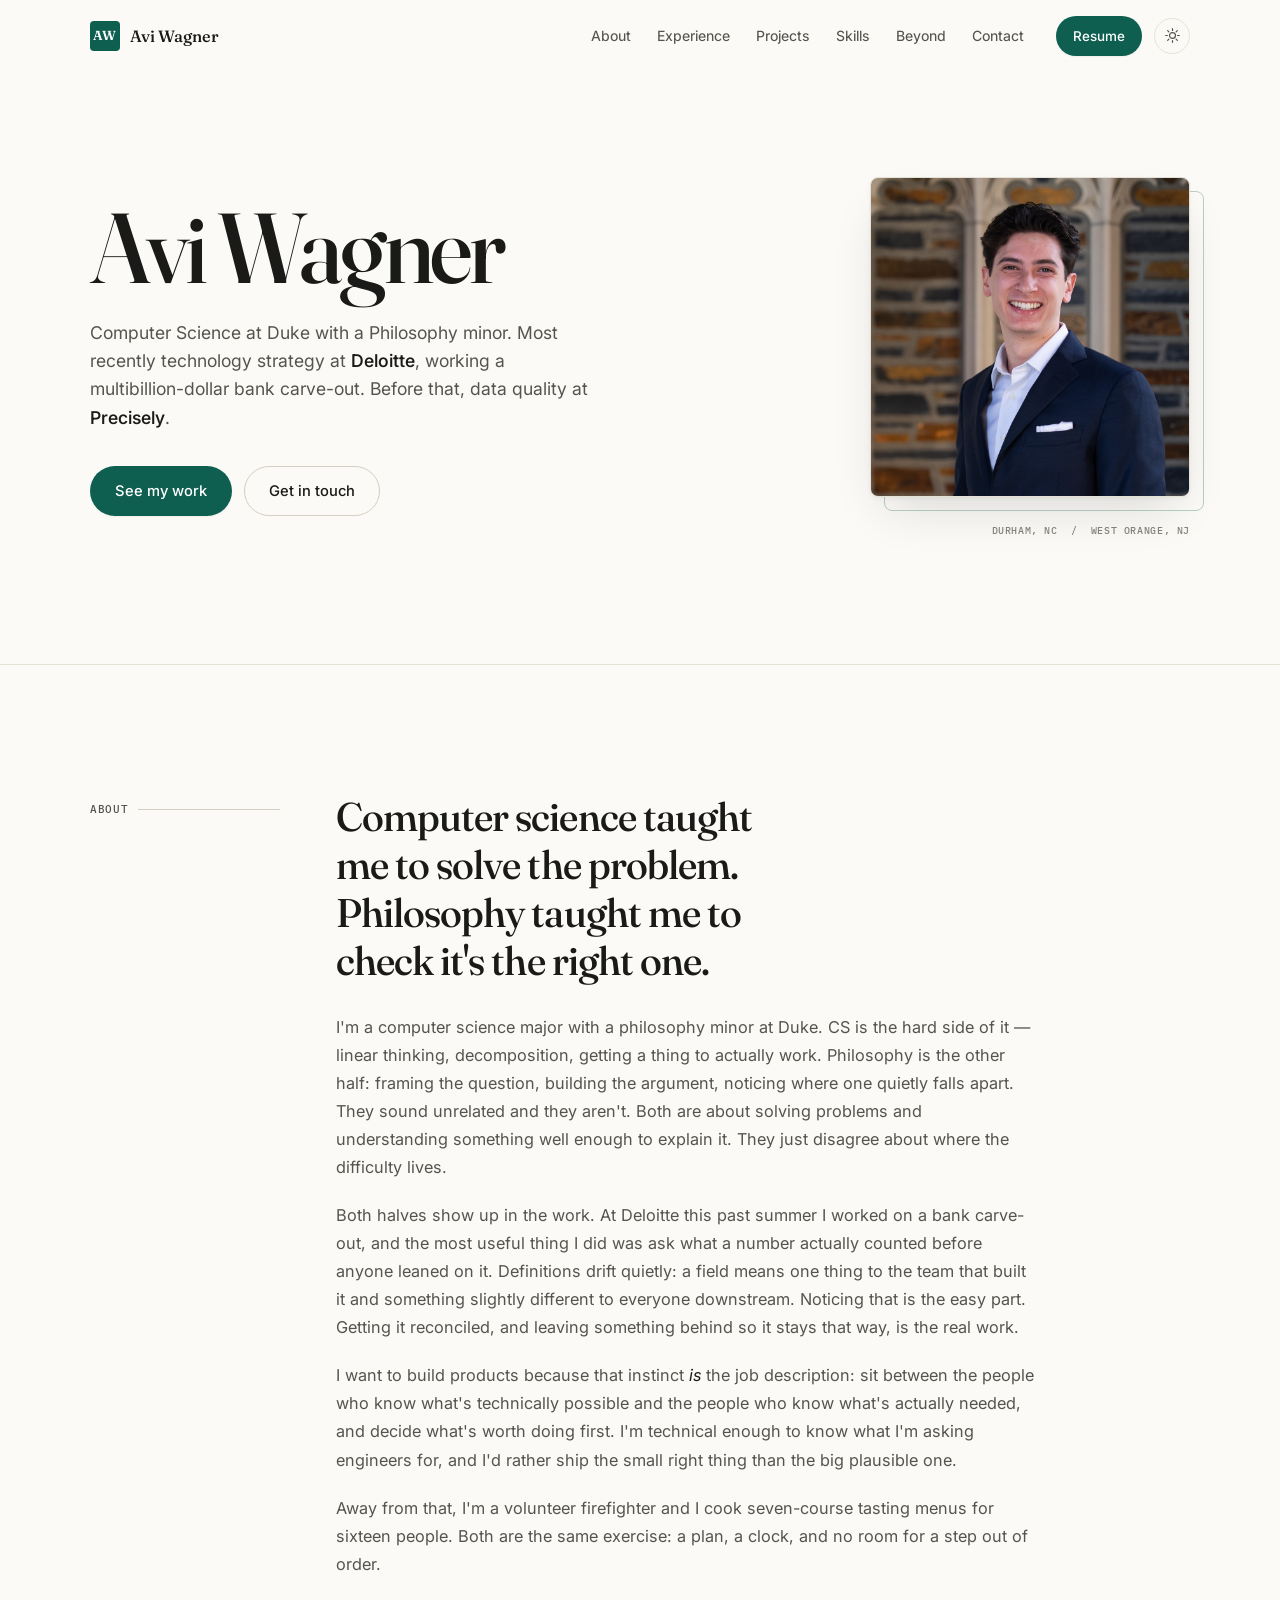
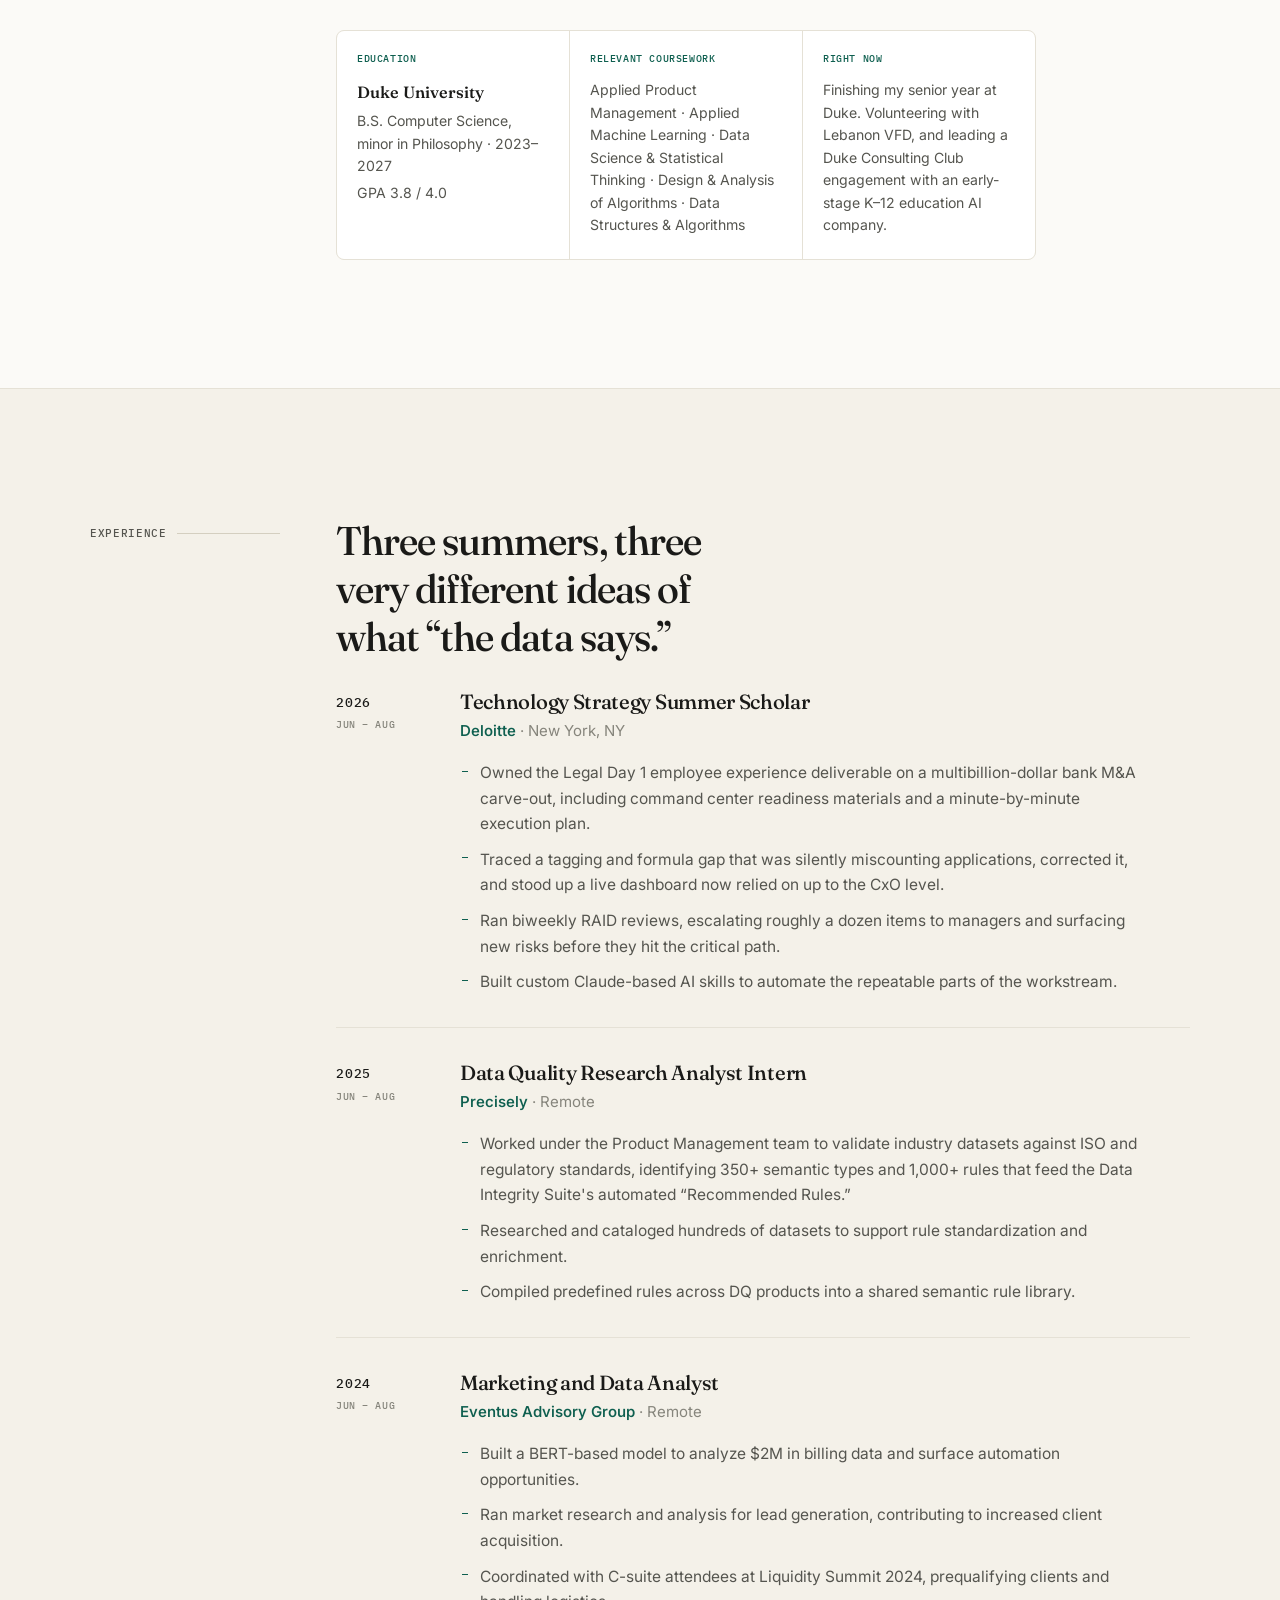
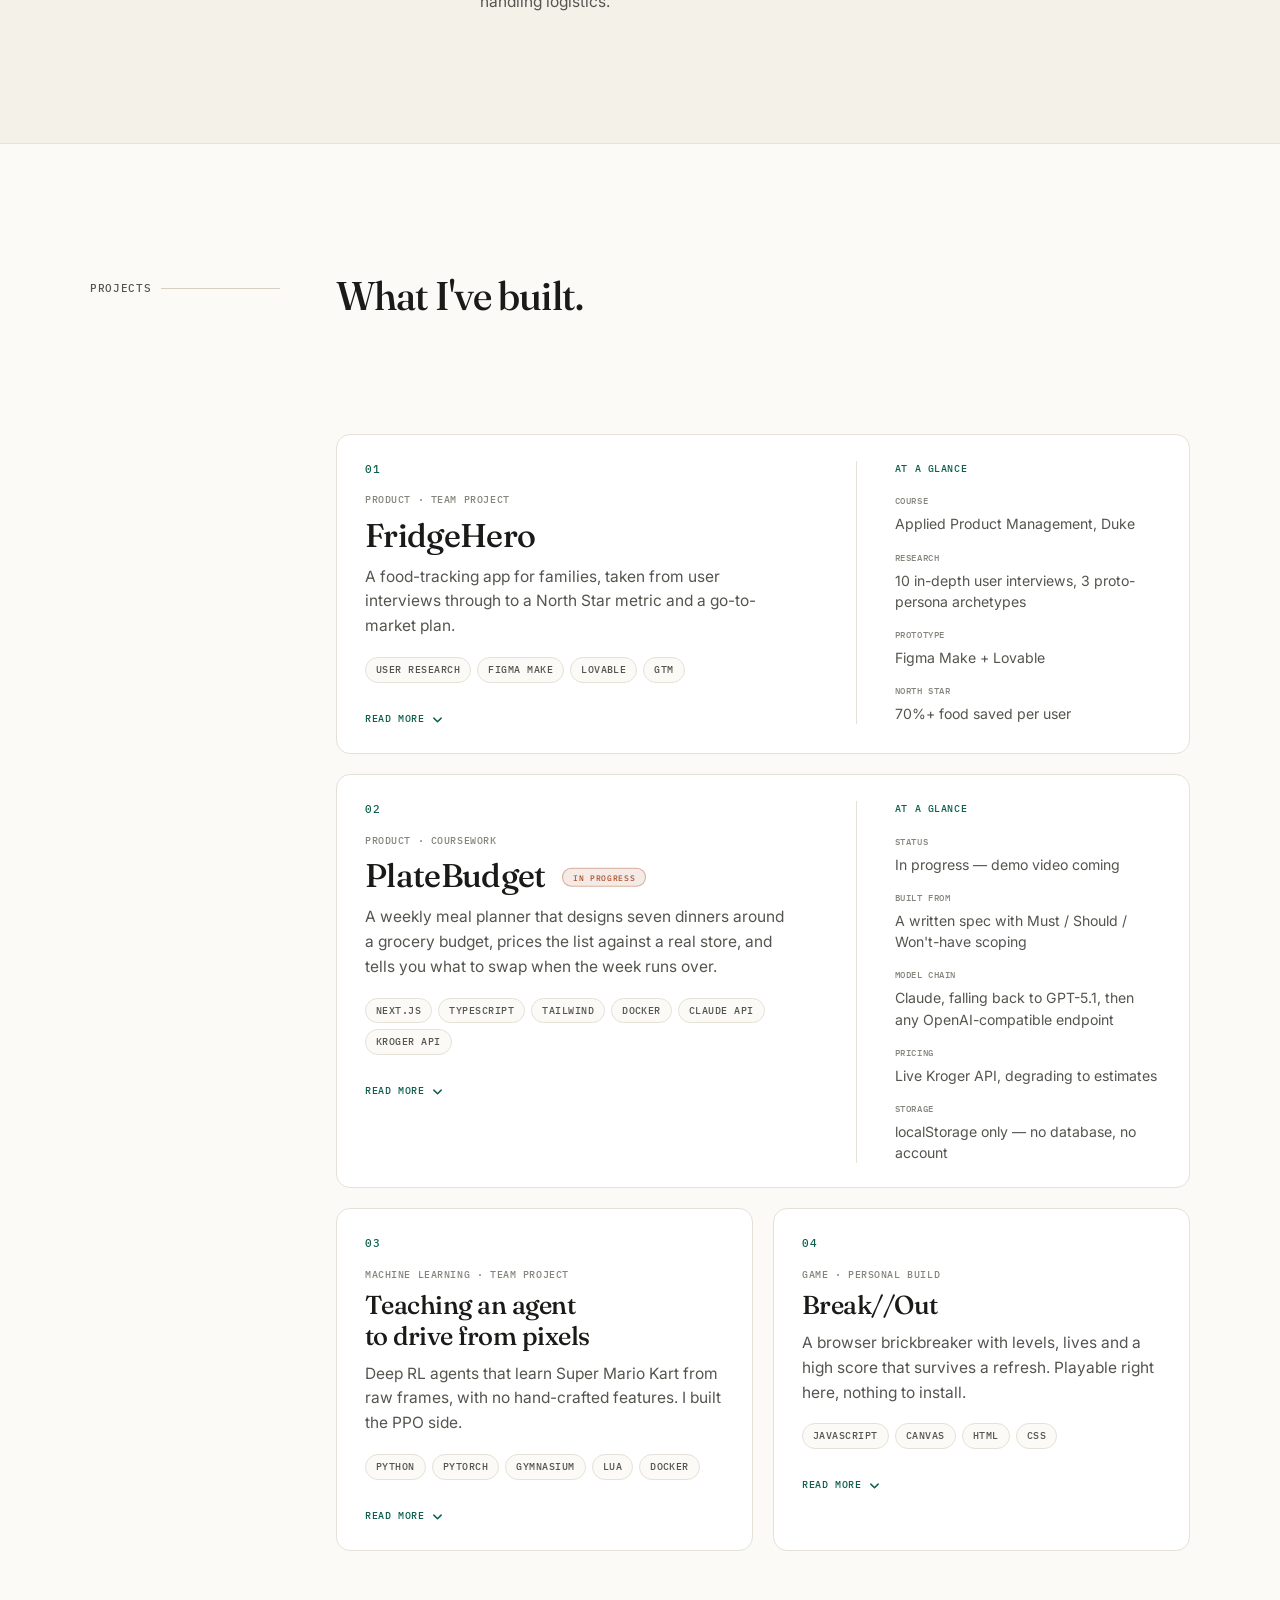
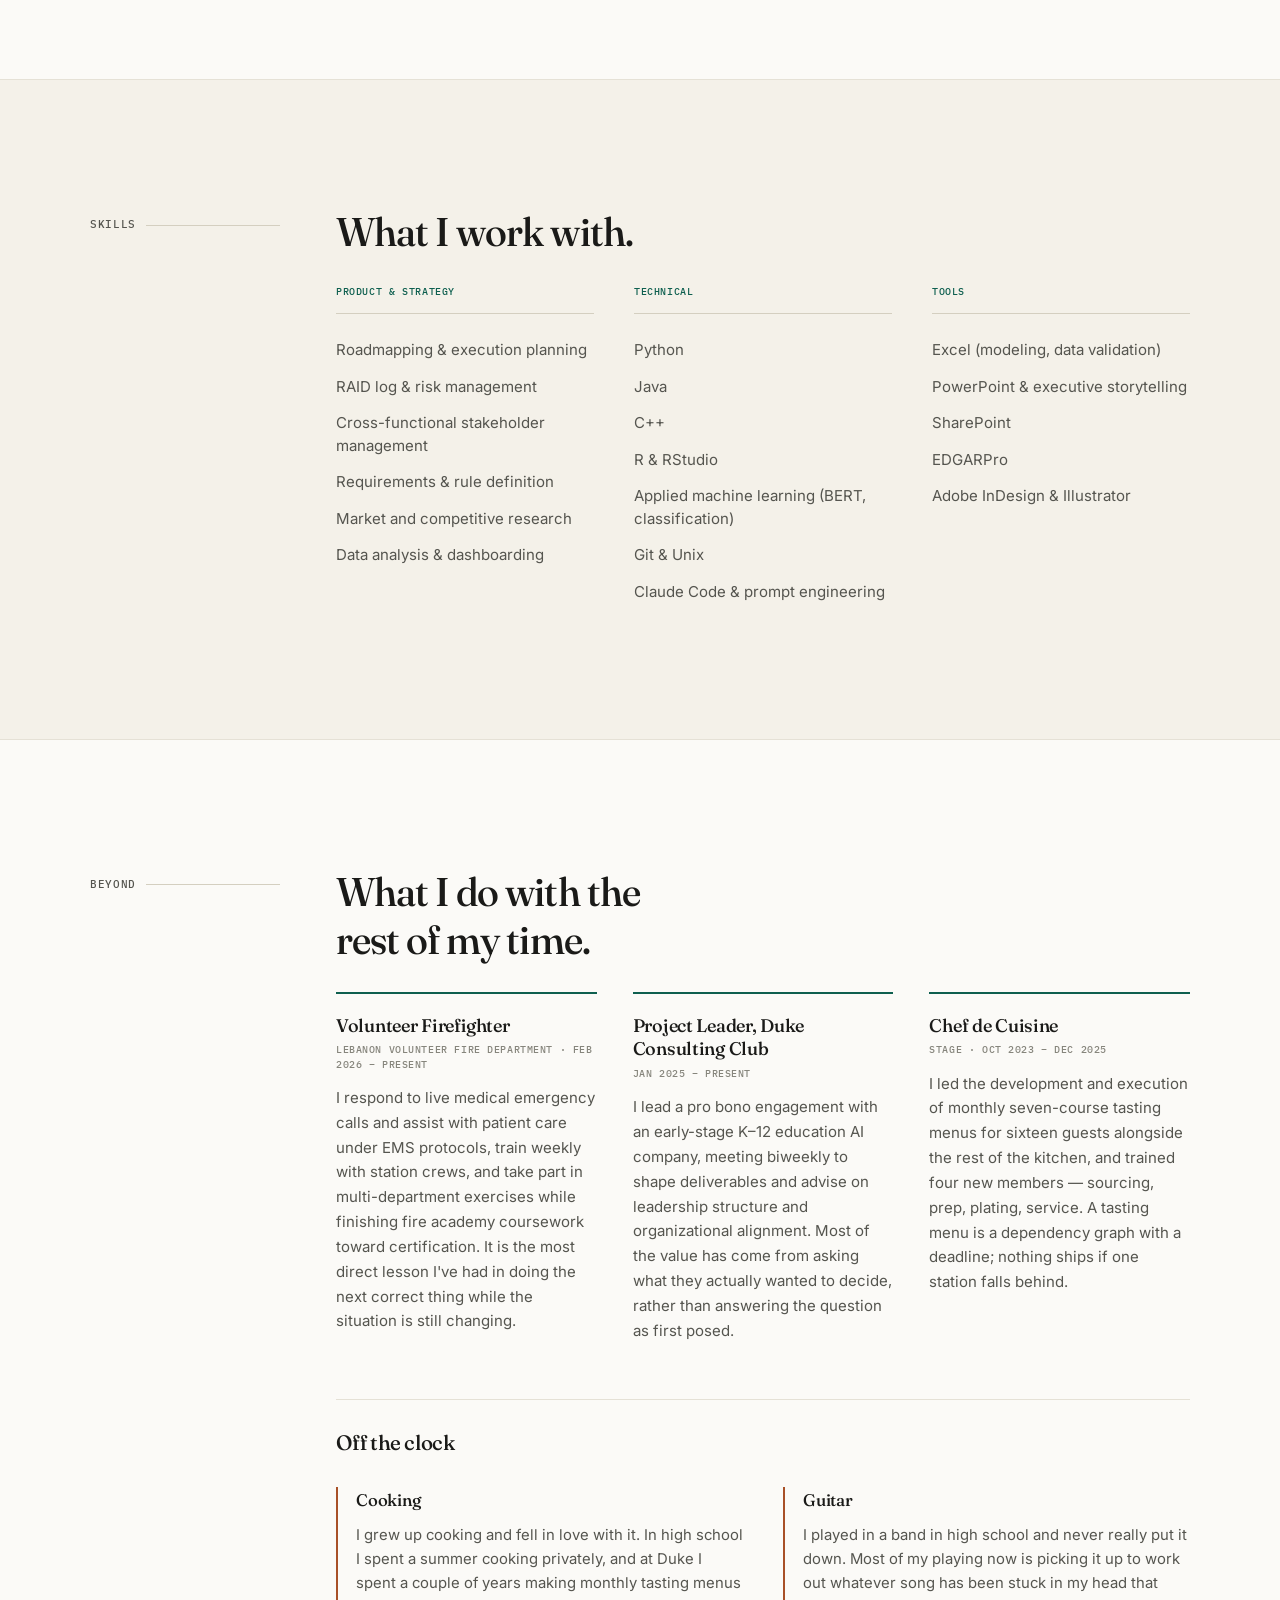
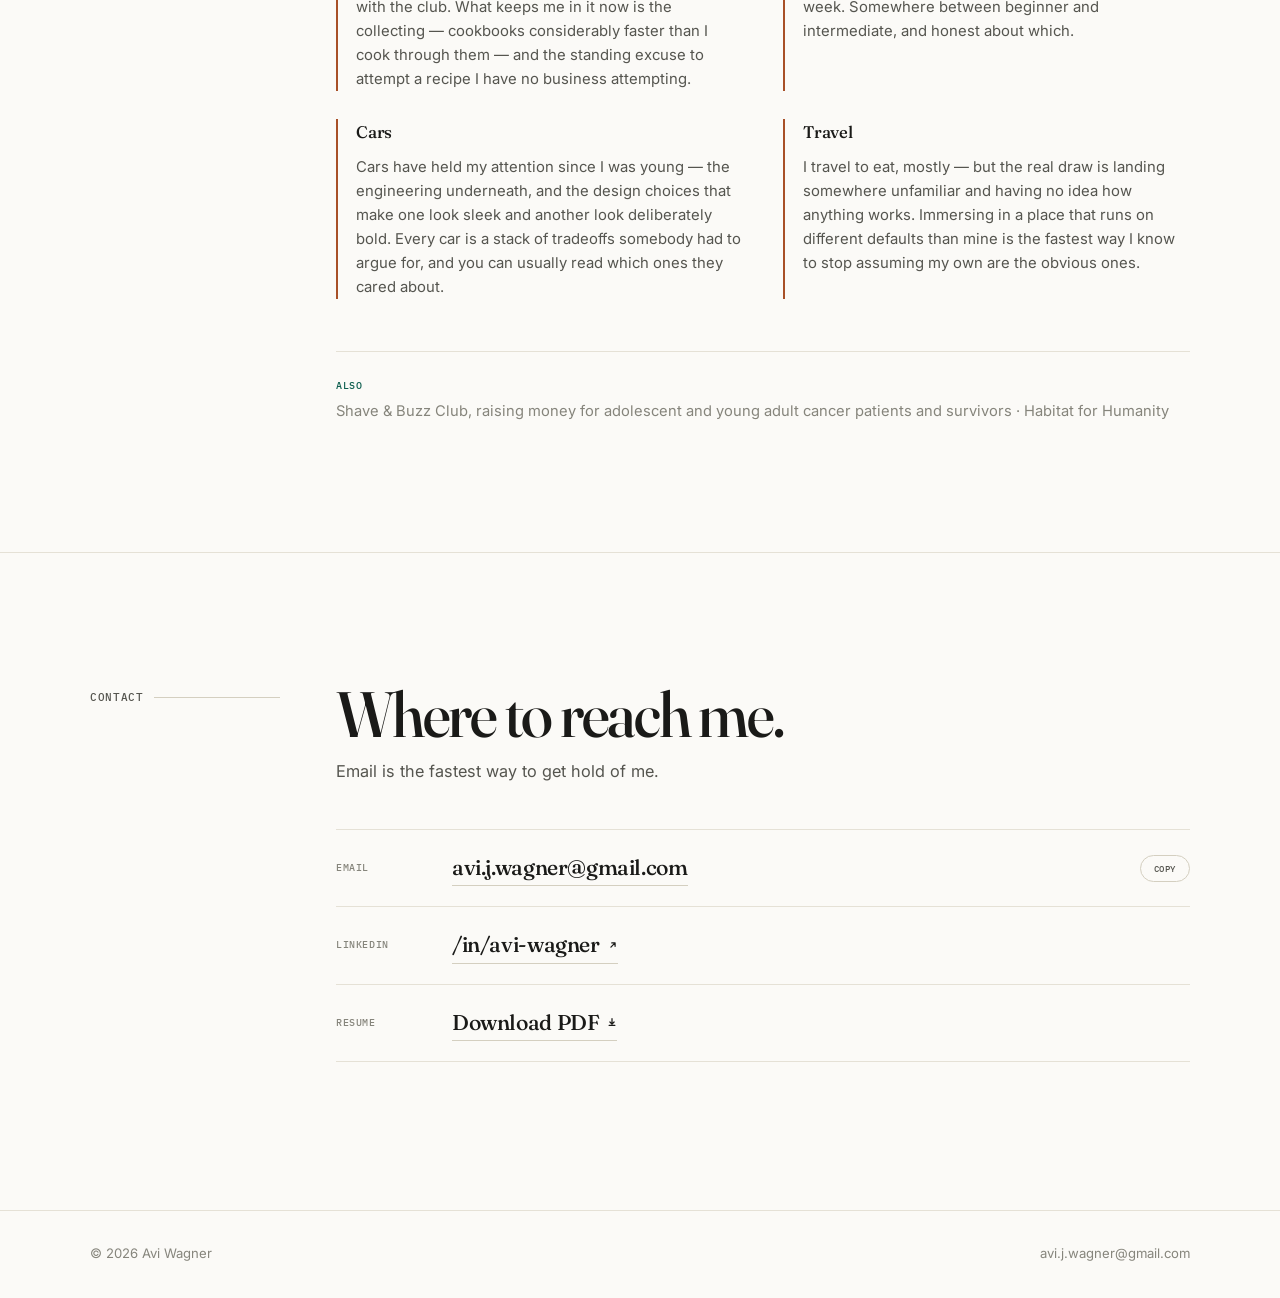
<file: index.html>
<!DOCTYPE html>
<html lang="en">

<head>
    <meta charset="UTF-8" />
    <meta name="viewport" content="width=device-width, initial-scale=1.0, viewport-fit=cover" />
    <title>Avi Wagner</title>
    <meta name="description" content="Avi Wagner &mdash; Computer Science at Duke with a Philosophy minor. Technology strategy at Deloitte, data quality at Precisely, and a few things built along the way." />

    <meta property="og:type" content="website" />
    <meta property="og:title" content="Avi Wagner — Product" />
    <meta property="og:description" content="Computer Science at Duke with a Philosophy minor. Technology strategy at Deloitte, data quality at Precisely, and a few things built along the way." />
    <meta name="twitter:card" content="summary_large_image" />

    <link rel="icon" href="data:image/svg+xml,%3Csvg xmlns='http://www.w3.org/2000/svg' viewBox='0 0 100 100'%3E%3Crect width='100' height='100' rx='22' fill='%230E5F4F'/%3E%3Ctext x='50' y='67' font-size='48' font-family='Georgia,serif' font-weight='600' fill='%23FBFAF7' text-anchor='middle'%3EAW%3C/text%3E%3C/svg%3E"
    />

    <link rel="preconnect" href="https://fonts.googleapis.com">
    <link rel="preconnect" href="https://fonts.gstatic.com" crossorigin>
    <link href="https://fonts.googleapis.com/css2?family=Fraunces:opsz,wght@9..144,400..600&family=IBM+Plex+Mono:wght@400;500&family=Inter:wght@400..600&display=swap" rel="stylesheet">
    <link rel="stylesheet" href="styles.css" />

    <script>
        /* Set theme before first paint so there is no flash. */
        (function() {
            document.documentElement.classList.add('js');
            try {
                var t = localStorage.getItem('theme');
                if (t === 'dark' || t === 'light') document.documentElement.setAttribute('data-theme', t);
            } catch (e) {}
        })();
    </script>
</head>

<body>

    <a class="skip-link" href="#main">Skip to content</a>

    <header class="site-header" id="siteHeader">
        <nav class="nav container" aria-label="Primary">
            <a href="#top" class="nav-logo">
                <span class="nav-logo-mark">AW</span>
                <span class="nav-logo-name">Avi Wagner</span>
            </a>

            <button class="nav-toggle" id="navToggle" aria-label="Open navigation" aria-expanded="false" aria-controls="navPanel">
      <span></span><span></span>
    </button>

            <div class="nav-panel" id="navPanel">
                <ul class="nav-links">
                    <li><a href="#about" class="nav-link">About</a></li>
                    <li><a href="#experience" class="nav-link">Experience</a></li>
                    <li><a href="#projects" class="nav-link">Projects</a></li>
                    <li><a href="#skills" class="nav-link">Skills</a></li>
                    <li><a href="#beyond" class="nav-link">Beyond</a></li>
                    <li><a href="#contact" class="nav-link">Contact</a></li>
                </ul>
                <div class="nav-actions">
                    <a href="assets/resume/Avi_Wagner_Resume.pdf" class="btn btn-solid btn-sm">Resume</a>
                    <button class="theme-toggle" id="themeToggle" aria-label="Switch to dark theme" title="Switch theme">
          <svg class="icon-sun" viewBox="0 0 24 24" aria-hidden="true" width="17" height="17">
            <circle cx="12" cy="12" r="4.2"/>
            <g stroke-linecap="round"><path d="M12 2.4v2.4M12 19.2v2.4M2.4 12h2.4M19.2 12h2.4M5.2 5.2l1.7 1.7M17.1 17.1l1.7 1.7M18.8 5.2l-1.7 1.7M6.9 17.1l-1.7 1.7"/></g>
          </svg>
          <svg class="icon-moon" viewBox="0 0 24 24" aria-hidden="true" width="17" height="17">
            <path d="M20.4 14.2A8.6 8.6 0 0 1 9.8 3.6a8.6 8.6 0 1 0 10.6 10.6z"/>
          </svg>
        </button>
                </div>
            </div>
        </nav>
    </header>

    <main id="main">

        <!-- ============ HERO ============ -->
        <section class="hero" id="top">
            <div class="container">
                <div class="hero-grid">

                    <div class="hero-text">

                        <h1 class="hero-name reveal">Avi&nbsp;Wagner</h1>

                        <p class="hero-sub reveal">
                            Computer Science at Duke with a Philosophy minor. Most recently technology strategy at
                            <strong>Deloitte</strong>, working a multibillion-dollar bank carve-out. Before that, data quality at <strong>Precisely</strong>.
                        </p>

                        <div class="hero-actions reveal">
                            <a href="#projects" class="btn btn-solid">See my work</a>
                            <a href="#contact" class="btn btn-ghost">Get in touch</a>
                        </div>
                    </div>

                    <div class="hero-portrait reveal">
                        <figure class="portrait">
                            <img id="portraitImg" src="assets/img/avi-headshot.jpg" alt="Portrait of Avi Wagner" width="1000" height="1000" />
                            <div class="portrait-fallback" aria-hidden="true"><span>AW</span></div>
                        </figure>
                        <p class="portrait-caption">Durham, NC &nbsp;/&nbsp; West Orange, NJ</p>
                    </div>

                </div>
            </div>
        </section>

        <!-- ============ 01 ABOUT ============ -->
        <section id="about" class="section">
            <div class="container section-grid">
                <div class="rail">
                    <p class="rail-label">About</p>
                </div>

                <div class="section-body">
                    <h2 class="section-title reveal">Computer science taught me to solve the problem. Philosophy taught me to check it's the right one.</h2>

                    <div class="prose reveal">
                        <p>
                            I'm a computer science major with a philosophy minor at Duke. CS is the hard side of it &mdash; linear thinking, decomposition, getting a thing to actually work. Philosophy is the other half: framing the question, building the argument, noticing where
                            one quietly falls apart. They sound unrelated and they aren't. Both are about solving problems and understanding something well enough to explain it. They just disagree about where the difficulty lives.
                        </p>
                        <p>
                            Both halves show up in the work. At Deloitte this past summer I worked on a bank carve-out, and the most useful thing I did was ask what a number actually counted before anyone leaned on it. Definitions drift quietly: a field means one thing to the team
                            that built it and something slightly different to everyone downstream. Noticing that is the easy part. Getting it reconciled, and leaving something behind so it stays that way, is the real work.
                        </p>
                        <p>
                            I want to build products because that instinct <em>is</em> the job description: sit between the people who know what's technically possible and the people who know what's actually needed, and decide what's worth doing first.
                            I'm technical enough to know what I'm asking engineers for, and I'd rather ship the small right thing than the big plausible one.
                        </p>
                        <p>
                            Away from that, I'm a volunteer firefighter and I cook seven-course tasting menus for sixteen people. Both are the same exercise: a plan, a clock, and no room for a step out of order.
                        </p>
                    </div>

                    <div class="facts reveal">
                        <div class="fact">
                            <p class="fact-key">Education</p>
                            <p class="fact-value">Duke University</p>
                            <p class="fact-note">B.S. Computer Science, minor in Philosophy &middot; 2023&ndash;2027</p>
                            <p class="fact-note">GPA 3.8 / 4.0</p>
                        </div>
                        <div class="fact">
                            <p class="fact-key">Relevant coursework</p>
                            <p class="fact-note">Applied Product Management &middot; Applied Machine Learning &middot; Data Science &amp; Statistical Thinking &middot; Design &amp; Analysis of Algorithms &middot; Data Structures &amp; Algorithms</p>
                        </div>
                        <div class="fact">
                            <p class="fact-key">Right now</p>
                            <p class="fact-note">Finishing my senior year at Duke. Volunteering with Lebanon VFD, and leading a Duke Consulting Club engagement with an early-stage K&ndash;12 education AI company.</p>
                        </div>
                    </div>
                </div>
            </div>
        </section>

        <!-- ============ 02 EXPERIENCE ============ -->
        <section id="experience" class="section section-alt">
            <div class="container section-grid">
                <div class="rail">
                    <p class="rail-label">Experience</p>
                </div>

                <div class="section-body">
                    <h2 class="section-title reveal">Three summers, three very different ideas of what &ldquo;the data says.&rdquo;</h2>

                    <ol class="roles">
                        <li class="role reveal">
                            <div class="role-meta">
                                <span class="role-years">2026</span>
                                <span class="role-span">Jun &ndash; Aug</span>
                            </div>
                            <div class="role-body">
                                <h3 class="role-title">Technology Strategy Summer Scholar</h3>
                                <p class="role-org">Deloitte <span class="role-loc">New York, NY</span></p>
                                <ul class="role-points">
                                    <li>Owned the Legal Day 1 employee experience deliverable on a multibillion-dollar bank M&amp;A carve-out, including command center readiness materials and a minute-by-minute execution plan.</li>
                                    <li>Traced a tagging and formula gap that was silently miscounting applications, corrected it, and stood up a live dashboard now relied on up to the CxO level.</li>
                                    <li>Ran biweekly RAID reviews, escalating roughly a dozen items to managers and surfacing new risks before they hit the critical path.</li>
                                    <li>Built custom Claude-based AI skills to automate the repeatable parts of the workstream.</li>
                                </ul>
                            </div>
                        </li>

                        <li class="role reveal">
                            <div class="role-meta">
                                <span class="role-years">2025</span>
                                <span class="role-span">Jun &ndash; Aug</span>
                            </div>
                            <div class="role-body">
                                <h3 class="role-title">Data Quality Research Analyst Intern</h3>
                                <p class="role-org">Precisely <span class="role-loc">Remote</span></p>
                                <ul class="role-points">
                                    <li>Worked under the Product Management team to validate industry datasets against ISO and regulatory standards, identifying 350+ semantic types and 1,000+ rules that feed the Data Integrity Suite's automated &ldquo;Recommended
                                        Rules.&rdquo;
                                    </li>
                                    <li>Researched and cataloged hundreds of datasets to support rule standardization and enrichment.</li>
                                    <li>Compiled predefined rules across DQ products into a shared semantic rule library.</li>
                                </ul>
                            </div>
                        </li>

                        <li class="role reveal">
                            <div class="role-meta">
                                <span class="role-years">2024</span>
                                <span class="role-span">Jun &ndash; Aug</span>
                            </div>
                            <div class="role-body">
                                <h3 class="role-title">Marketing and Data Analyst</h3>
                                <p class="role-org">Eventus Advisory Group <span class="role-loc">Remote</span></p>
                                <ul class="role-points">
                                    <li>Built a BERT-based model to analyze $2M in billing data and surface automation opportunities.</li>
                                    <li>Ran market research and analysis for lead generation, contributing to increased client acquisition.</li>
                                    <li>Coordinated with C-suite attendees at Liquidity Summit 2024, prequalifying clients and handling logistics.</li>
                                </ul>
                            </div>
                        </li>
                    </ol>
                </div>
            </div>
        </section>

        <!-- ============ 03 PROJECTS ============ -->
        <section id="projects" class="section">
            <div class="container section-grid">
                <div class="rail">
                    <p class="rail-label">Projects</p>
                </div>

                <div class="section-body">
                    <h2 class="section-title reveal">What I've built.</h2>
                    <p class="section-intro reveal">
                        Coursework and personal builds. Open any card for the full story &mdash; why it exists, how it works, and what I got wrong the first time.
                    </p>

                    <div class="project-grid">

                        <!-- ============ 01 · FRIDGEHERO ============ -->
                        <details class="project is-feature reveal">
                            <summary class="project-head">
                                <div class="project-headline">
                                    <span class="project-num">01</span>
                                    <span class="project-kind">Product &middot; Team project</span>
                                    <h3 class="project-title">FridgeHero</h3>
                                    <p class="project-line">A food-tracking app for families, taken from user interviews through to a North Star metric and a go-to-market plan.</p>
                                    <span class="project-tags">
                                        <span class="tag">User research</span><span class="tag">Figma Make</span><span class="tag">Lovable</span><span class="tag">GTM</span>
                                    </span>
                                    <span class="project-more"><span class="more-label"></span> <svg viewBox="0 0 12 12" width="11" height="11" aria-hidden="true"><path d="M2 4.5 6 8.5 10 4.5"/></svg></span>
                                </div>
                                <div class="project-glance">
                                    <p class="glance-head">At a glance</p>
                                    <dl class="glance">
                                        <dt>Course</dt>
                                        <dd>Applied Product Management, Duke</dd>
                                        <dt>Research</dt>
                                        <dd>10 in-depth user interviews, 3 proto-persona archetypes</dd>
                                        <dt>Prototype</dt>
                                        <dd>Figma Make + Lovable</dd>
                                        <dt>North Star</dt>
                                        <dd>70%+ food saved per user</dd>
                                    </dl>
                                </div>
                            </summary>

                            <div class="project-detail">
                                <div class="prose">
                                    <p>American households throw out 30&ndash;40% of the food they buy &mdash; about $2,900 a year for a family of four. The reason isn't that people don't care. It's that a fridge has no interface. You can't see what's in
                                        it, when it expires, or what you already bought last week.</p>
                                    <p>We ran ten in-depth user interviews and mapped three proto-persona archetypes before designing anything. That pointed at Jessica: 34, two kids, full-time job, the primary grocery shopper in her household. Mothers are
                                        the primary shopper in roughly 80% of households and families with kids waste the most food per capita, so she had both the highest waste and the strongest financial reason to change.</p>
                                    <p>Mapping her food lifecycle across five stages surfaced two pain points worth building for: <strong>over-purchasing</strong> (buying &ldquo;just in case,&rdquo; swayed by bulk deals, no visibility into current stock)
                                        and <strong>no visibility</strong> (forgetting what's in the fridge, buying duplicates, no expiration tracking). One interview line stuck with us &mdash; &ldquo;I'll forget about having a food item, so it might
                                        be hidden in the fridge, and I just don't see it.&rdquo;</p>
                                    <p>The product answers those directly: a receipt scanner so tracking costs no effort, a food tracker she checks before shopping, expiry reminders, AI recipes that use what's about to go bad, and a stats page showing the
                                        money and waste she's avoided.</p>
                                </div>

                                <div class="kpi-strip">
                                    <p class="kpi-head">Metrics we'd hold ourselves to</p>
                                    <ul class="kpis">
                                        <li><span class="kpi-v">70%+</span><span class="kpi-k">Food saved per user &mdash; North Star</span></li>
                                        <li><span class="kpi-v">10K</span><span class="kpi-k">Weekly active users by month 6</span></li>
                                        <li><span class="kpi-v">40%</span><span class="kpi-k">D7 retention</span></li>
                                        <li><span class="kpi-v">$40</span><span class="kpi-k">Saved per user per month</span></li>
                                    </ul>
                                </div>

                                <div class="prose">
                                    <p>Monetization is freemium &mdash; core tracking free, with premium analytics, meal planning, family sharing and grocery integrations. Acquisition targets where the persona already is: parent groups on Facebook and Instagram,
                                        mom and parent influencers, coupon and meal-planning communities, and grocery-adjacent touchpoints.</p>
                                    <p class="note">Built with two teammates for Applied Product Management at Duke. We split the work by phase rather than by function, so all three of us had a hand in the research, the product decisions and the deck.</p>
                                </div>

                                <div class="project-links">
                                    <!-- TODO(Avi): if github.com/awagner8/food-waste-app is FridgeHero's build,
                                         add a second link here — but brand the repo first. Right now its
                                         title tag says "Lovable App" and its README says "TODO: Document
                                         your project here", which reads worse than no link at all. -->
                                    <a href="assets/projects/FridgeHero_Presentation_Final.pdf" target="_blank" rel="noopener" class="link-out">Full deck (PDF) <svg viewBox="0 0 12 12" width="10" height="10" aria-hidden="true"><path d="M3.5 8.5 8.5 3.5M4.5 3.5h4v4"/></svg></a>
                                </div>
                            </div>
                        </details>

                        <!-- ============ 02 · PLATEBUDGET ============ -->
                        <details class="project is-feature reveal">
                            <summary class="project-head">
                                <div class="project-headline">
                                    <span class="project-num">02</span>
                                    <span class="project-kind">Product &middot; Coursework</span>
                                    <h3 class="project-title">PlateBudget <span class="wip">In progress</span></h3>
                                    <p class="project-line">A weekly meal planner that designs seven dinners around a grocery budget, prices the list against a real store, and tells you what to swap when the week runs over.</p>
                                    <span class="project-tags">
                                        <span class="tag">Next.js</span><span class="tag">TypeScript</span><span class="tag">Tailwind</span><span class="tag">Docker</span><span class="tag">Claude API</span><span class="tag">Kroger API</span>
                                    </span>
                                    <span class="project-more"><span class="more-label"></span> <svg viewBox="0 0 12 12" width="11" height="11" aria-hidden="true"><path d="M2 4.5 6 8.5 10 4.5"/></svg></span>
                                </div>

                                <div class="project-glance">
                                    <p class="glance-head">At a glance</p>
                                    <dl class="glance">
                                        <dt>Status</dt>
                                        <dd>In progress &mdash; demo video coming</dd>
                                        <dt>Built from</dt>
                                        <dd>A written spec with Must / Should / Won't-have scoping</dd>
                                        <dt>Model chain</dt>
                                        <dd>Claude, falling back to GPT-5.1, then any OpenAI-compatible endpoint</dd>
                                        <dt>Pricing</dt>
                                        <dd>Live Kroger API, degrading to estimates</dd>
                                        <dt>Storage</dt>
                                        <dd>localStorage only &mdash; no database, no account</dd>
                                    </dl>
                                </div>
                            </summary>

                            <div class="project-detail">
                                <div class="prose">
                                    <p>You tell it what you like, what you can spend, and how many people you're feeding. It designs seven dinners that <em>deliberately share ingredients</em>, consolidates them into one shopping list, prices that list against
                                        your actual Harris Teeter, and if the week runs over budget it proposes specific swaps to get back under.</p>
                                    <p>The decision I'd defend hardest is showing the budget as a <strong>range rather than a number</strong>, and widening that range as more of the list falls back to estimated prices. A single total would look more authoritative
                                        and be less true. A mostly-estimated week should not present the same confidence as a fully-priced one, so the interface makes its own uncertainty visible instead of hiding it behind a tidy figure.</p>
                                    <p>Everything is a fallback chain. The model chain runs Claude first, then GPT-5.1, then any OpenAI-compatible endpoint, all sharing byte-identical prompts and one Zod schema so the output shape can't drift between providers.
                                        The Kroger price provider never throws &mdash; missing credentials, no store near your ZIP, no product match, a timeout, a 5xx all resolve to &ldquo;no quote for this item&rdquo; and fall through to estimates. The
                                        consequence is the one I wanted: the app is fully usable before you have any store credentials at all.</p>
                                    <p>Ingredient matching is where I made a deliberately narrow choice. Words like <em>ground</em>, <em>dried</em>, <em>frozen</em>, <em>diced</em> are specifically <strong>not</strong> stripped during matching, because ground
                                        beef is not beef and a can of diced tomatoes is not a fresh tomato. Being cleverer there would have produced a shorter list and a wrong one.</p>
                                    <p>My favourite bug: Harris Teeter's chain code in Kroger's Locations API is <code>HART</code>, not <code>HARRISTEETER</code>. The wrong value isn't rejected &mdash; it returns <code>200</code> with zero stores. So the
                                        store picker silently empties, every price quietly falls back to an estimate, and nothing anywhere reports an error. A success response that means failure is the same shape of problem as the miscounting tracker
                                        I found at Deloitte, and I seem to keep finding them.</p>
                                    <p>The README carries a known-limitations section naming the ways the estimate is wrong, including that unreconcilable pack sizes are priced as a single package and therefore bias the budget <em>low</em>. I'd rather ship
                                        a number with its error bars stated than one that looks clean.</p>
                                    <!-- TODO(Avi): this has no public link because the repo lives on Duke's
                                         internal GitLab (CompSci 390). Two options, both yours to make:
                                           1. Deploy a demo to Vercel — it works without store credentials,
                                              so a no-key deployment still demonstrates the whole flow.
                                           2. Mirror to public GitHub — but check the course policy on
                                              publishing coursework before you do.
                                         A screenshot or two would also carry this card a long way. -->
                                </div>

                                <!-- ===== DEMO VIDEO SLOT =====
                                     When the recording is ready:
                                       1. Drop the file at assets/projects/platebudget-demo.mp4
                                          (and optionally a still frame at platebudget-poster.jpg)
                                       2. Delete this comment wrapper so the <figure> below goes live
                                       3. Keep it under ~20 MB — GitHub Pages serves it on every view
                                       4. Rewrite the <figcaption> to say what the clip shows

                                <figure class="project-video">
                                    <video controls preload="none" poster="assets/projects/platebudget-poster.jpg" width="1280" height="720">
                                        <source src="assets/projects/platebudget-demo.mp4" type="video/mp4" />
                                        Your browser can't play this video.
                                        <a href="assets/projects/platebudget-demo.mp4">Download it instead.</a>
                                    </video>
                                    <figcaption>Planning a week, pricing the list, and swapping down under budget.</figcaption>
                                </figure>
                                ===== END DEMO VIDEO SLOT ===== -->

                                <p class="note">Coursework for CompSci 390 at Duke, and still being built &mdash; a demo video is coming. The source lives on Duke's internal GitLab, so there's no public link yet.</p>
                            </div>
                        </details>

                        <!-- ============ 02 · MARIO KART RL ============ -->
                        <details class="project reveal">
                            <summary class="project-head">
                                <div class="project-headline">
                                    <span class="project-num">03</span>
                                    <span class="project-kind">Machine learning &middot; Team project</span>
                                    <h3 class="project-title">Teaching an agent to drive from pixels</h3>
                                    <p class="project-line">Deep RL agents that learn Super Mario Kart from raw frames, with no hand-crafted features. I built the PPO side.</p>
                                    <span class="project-tags">
                                        <span class="tag">Python</span><span class="tag">PyTorch</span><span class="tag">Gymnasium</span><span class="tag">Lua</span><span class="tag">Docker</span>
                                    </span>
                                    <span class="project-more"><span class="more-label"></span> <svg viewBox="0 0 12 12" width="11" height="11" aria-hidden="true"><path d="M2 4.5 6 8.5 10 4.5"/></svg></span>
                                </div>
                            </summary>

                            <div class="project-detail">
                                <div class="prose">
                                    <p>The question was whether an agent could learn to drive from nothing but the pixels on screen, and how two very different algorithms compare when you do. We wrote a Deep Q-Network and Proximal Policy Optimization from
                                        scratch rather than importing them, ran both on two tracks, and benchmarked them against each other.</p>
                                    <p>I owned the PPO agent &mdash; actor-critic, generalized advantage estimation, the clipped surrogate objective, and entropy scheduling &mdash; along with every PPO training run and the evaluation and plotting pipeline
                                        the whole comparison rests on. My teammate built the DQN, the Gymnasium wrappers, and the Lua reward integration that pulls checkpoint progress straight out of game RAM.</p>
                                    <p>The interesting part wasn't the algorithms, it was the reward function. Our first design terminated episodes on collision, and the agents figured out they could idle next to a wall to farm episode length without ever
                                        driving. Switching to progress-based termination improved throughput roughly tenfold. Log-transforming rewards was what finally stabilized PPO training.</p>
                                    <p>DQN won by a wide margin on raw return &mdash; 7,789 against PPO's 338 &mdash; because experience replay let it revisit the rare lap-completion events that PPO saw once and moved past. But on a track it had never seen,
                                        DQN transferred poorly while PPO held about 55% of its return. The headline number and the useful number pointed in opposite directions, which is the finding I'd actually defend.</p>
                                    <p>We catalogued four distinct failure modes, including &ldquo;replay buffer collapse&rdquo; &mdash; once the buffer fills with only perfect runs, the agent forgets how to recover from a mistake.</p>
                                </div>

                                <div class="project-links">
                                    <!-- After forking, change this to https://github.com/awagner8/MarioKart -->
                                    <a href="https://github.com/T-McLeod/MarioKart" target="_blank" rel="noopener" class="link-out">Source on GitHub <svg viewBox="0 0 12 12" width="10" height="10" aria-hidden="true"><path d="M3.5 8.5 8.5 3.5M4.5 3.5h4v4"/></svg></a>
                                </div>
                            </div>
                        </details>

                        <!-- ============ 03 · BREAK//OUT ============ -->
                        <details class="project reveal">
                            <summary class="project-head">
                                <div class="project-headline">
                                    <span class="project-num">04</span>
                                    <span class="project-kind">Game &middot; Personal build</span>
                                    <h3 class="project-title">Break//Out</h3>
                                    <p class="project-line">A browser brickbreaker with levels, lives and a high score that survives a refresh. Playable right here, nothing to install.</p>
                                    <span class="project-tags">
                                        <span class="tag">JavaScript</span><span class="tag">Canvas</span><span class="tag">HTML</span><span class="tag">CSS</span>
                                    </span>
                                    <span class="project-more"><span class="more-label"></span> <svg viewBox="0 0 12 12" width="11" height="11" aria-hidden="true"><path d="M2 4.5 6 8.5 10 4.5"/></svg></span>
                                </div>
                            </summary>

                            <div class="project-detail">
                                <div class="prose">
                                    <p>I wanted to find out how much of a game being fun comes from features and how much comes from tuning. The answer is mostly tuning. Brickbreaker is a deliberately small target &mdash; a paddle, a ball, a grid &mdash;
                                        which makes it a good place to test that, because there is nowhere to hide behind scope.</p>
                                    <p>It runs on a canvas render loop with paddle physics, brick grids that rebuild per level, lives, pause, and a best score kept in <code>localStorage</code> so it persists between sessions. The ball's angle off the paddle
                                        depends on where it hits, which is the single change that made it feel like a game rather than a physics demo.</p>
                                    <p>The bug worth mentioning: after you lost a life, there was no way to relaunch the ball. The game still rendered, the HUD still updated, everything <em>looked</em> alive &mdash; it was simply unplayable from that point
                                        on. You only catch it by deliberately losing, which is not what you do when you are testing something you just built and want to work.</p>
                                    <p>That is the same failure I keep meeting in professional work: the happy path is fine, and the thing nobody exercises is quietly broken. I fixed it, and then I stopped &mdash; it is a finished toy rather than a finished
                                        product, and I would rather say so than pretend otherwise.</p>
                                    <!-- TODO(Avi): decide how you want to describe the build. If you specced
                                         and directed this with AI assistance, say that plainly — for a PM
                                         application that is a feature, not a confession. What you should not
                                         do is leave it ambiguous and get asked about it in an interview. -->
                                </div>

                                <div class="project-links">
                                    <a href="assets/projects/breakout/" target="_blank" rel="noopener" class="link-out">Play it <svg viewBox="0 0 12 12" width="10" height="10" aria-hidden="true"><path d="M3.5 8.5 8.5 3.5M4.5 3.5h4v4"/></svg></a>
                                </div>
                            </div>
                        </details>

                    </div>
                </div>
            </div>
        </section>

        <!-- ============ 04 SKILLS ============ -->
        <section id="skills" class="section section-alt">
            <div class="container section-grid">
                <div class="rail">
                    <p class="rail-label">Skills</p>
                </div>

                <div class="section-body">
                    <h2 class="section-title reveal">What I work with.</h2>

                    <div class="skills">
                        <div class="skill-col reveal">
                            <h3 class="skill-head">Product &amp; strategy</h3>
                            <ul class="skill-list">
                                <li>Roadmapping &amp; execution planning</li>
                                <li>RAID log &amp; risk management</li>
                                <li>Cross-functional stakeholder management</li>
                                <li>Requirements &amp; rule definition</li>
                                <li>Market and competitive research</li>
                                <li>Data analysis &amp; dashboarding</li>
                            </ul>
                        </div>

                        <div class="skill-col reveal">
                            <h3 class="skill-head">Technical</h3>
                            <ul class="skill-list">
                                <li>Python</li>
                                <li>Java</li>
                                <li>C++</li>
                                <li>R &amp; RStudio</li>
                                <li>Applied machine learning (BERT, classification)</li>
                                <li>Git &amp; Unix</li>
                                <li>Claude Code &amp; prompt engineering</li>
                            </ul>
                        </div>

                        <div class="skill-col reveal">
                            <h3 class="skill-head">Tools</h3>
                            <ul class="skill-list">
                                <li>Excel (modeling, data validation)</li>
                                <li>PowerPoint &amp; executive storytelling</li>
                                <li>SharePoint</li>
                                <li>EDGARPro</li>
                                <li>Adobe InDesign &amp; Illustrator</li>
                            </ul>
                        </div>
                    </div>
                </div>
            </div>
        </section>

        <!-- ============ 05 BEYOND ============ -->
        <section id="beyond" class="section">
            <div class="container section-grid">
                <div class="rail">
                    <p class="rail-label">Beyond</p>
                </div>

                <div class="section-body">
                    <h2 class="section-title reveal">What I do with the rest of my time.</h2>

                    <div class="beyond">
                        <article class="beyond-item reveal">
                            <h3>Volunteer Firefighter</h3>
                            <p class="beyond-meta">Lebanon Volunteer Fire Department &middot; Feb 2026 &ndash; Present</p>
                            <p>
                                I respond to live medical emergency calls and assist with patient care under EMS protocols, train weekly with station crews, and take part in multi-department exercises while finishing fire academy coursework toward certification. It is the most direct
                                lesson I've had in doing the next correct thing while the situation is still changing.
                            </p>
                        </article>

                        <article class="beyond-item reveal">
                            <h3>Project Leader, Duke Consulting Club</h3>
                            <p class="beyond-meta">Jan 2025 &ndash; Present</p>
                            <p>
                                I lead a pro bono engagement with an early-stage K&ndash;12 education AI company, meeting biweekly to shape deliverables and advise on leadership structure and organizational alignment. Most of the value has come from asking what they actually wanted
                                to decide, rather than answering the question as first posed.
                            </p>
                        </article>

                        <article class="beyond-item reveal">
                            <h3>Chef de Cuisine</h3>
                            <p class="beyond-meta">Stage &middot; Oct 2023 &ndash; Dec 2025</p>
                            <p>
                                I led the development and execution of monthly seven-course tasting menus for sixteen guests alongside the rest of the kitchen, and trained four new members &mdash; sourcing, prep, plating, service. A tasting menu is a dependency graph with a deadline;
                                nothing ships if one station falls behind.
                            </p>
                        </article>
                    </div>

                    <h3 class="sub-head reveal">Off the clock</h3>

                    <div class="passions">
                        <!-- TODO(Avi): each of these is true but general. One concrete detail
                             apiece makes them yours — the cookbook you reach for, the car you
                             actually want, the song you are currently mangling. -->
                        <div class="passion reveal">
                            <h4>Cooking</h4>
                            <p>
                                I grew up cooking and fell in love with it. In high school I spent a summer cooking privately, and at Duke I spent a couple of years making monthly tasting menus with the club. What keeps me in it now is the collecting &mdash; cookbooks considerably faster
                                than I cook through them &mdash; and the standing excuse to attempt a recipe I have no business attempting.
                            </p>
                        </div>

                        <div class="passion reveal">
                            <h4>Guitar</h4>
                            <p>
                                I played in a band in high school and never really put it down. Most of my playing now is picking it up to work out whatever song has been stuck in my head that week. Somewhere between beginner and intermediate, and honest about which.
                            </p>
                        </div>

                        <div class="passion reveal">
                            <h4>Cars</h4>
                            <p>
                                Cars have held my attention since I was young &mdash; the engineering underneath, and the design choices that make one look sleek and another look deliberately bold. Every car is a stack of tradeoffs somebody had to argue for, and you can usually read
                                which ones they cared about.
                            </p>
                        </div>

                        <div class="passion reveal">
                            <h4>Travel</h4>
                            <p>
                                I travel to eat, mostly &mdash; but the real draw is landing somewhere unfamiliar and having no idea how anything works. Immersing in a place that runs on different defaults than mine is the fastest way I know to stop assuming my own are the obvious ones.
                            </p>
                        </div>
                    </div>

                    <p class="also reveal">
                        <span class="also-key">Also</span> Shave &amp; Buzz Club, raising money for adolescent and young adult cancer patients and survivors &middot; Habitat for Humanity
                    </p>
                </div>
            </div>
        </section>

        <!-- ============ 06 CONTACT ============ -->
        <section id="contact" class="section section-contact">
            <div class="container section-grid">
                <div class="rail">
                    <p class="rail-label">Contact</p>
                </div>

                <div class="section-body">
                    <h2 class="contact-title reveal">Where to reach me.</h2>
                    <p class="section-intro reveal">Email is the fastest way to get hold of me.</p>

                    <div class="contact-rows reveal">
                        <div class="contact-row">
                            <span class="contact-key">Email</span>
                            <a href="mailto:avi.j.wagner@gmail.com" class="contact-val" id="emailLink">avi.j.wagner@gmail.com</a>
                            <button class="copy-btn" id="copyEmail" data-copy="avi.j.wagner@gmail.com" aria-label="Copy email address">Copy</button>
                        </div>
                        <div class="contact-row">
                            <span class="contact-key">LinkedIn</span>
                            <a href="https://www.linkedin.com/in/avi-wagner" target="_blank" rel="noopener" class="contact-val">
              /in/avi-wagner <svg viewBox="0 0 12 12" width="10" height="10" aria-hidden="true"><path d="M3.5 8.5 8.5 3.5M4.5 3.5h4v4"/></svg>
            </a>
                        </div>
                        <div class="contact-row">
                            <span class="contact-key">Resume</span>
                            <a href="assets/resume/Avi_Wagner_Resume.pdf" class="contact-val" download>
              Download PDF <svg viewBox="0 0 12 12" width="10" height="10" aria-hidden="true"><path d="M6 2v6M3.5 6l2.5 2.5L8.5 6M2.5 10h7"/></svg>
            </a>
                        </div>
                    </div>
                </div>
            </div>
        </section>

    </main>

    <footer class="site-footer">
        <div class="container footer-inner">
            <span>&copy; <span id="year"></span> Avi Wagner</span>
            <a class="footer-note" href="mailto:avi.j.wagner@gmail.com">avi.j.wagner@gmail.com</a>
        </div>
    </footer>

    <script type="application/ld+json">
        {
            "@context": "https://schema.org",
            "@type": "Person",
            "name": "Avi Wagner",
            "email": "avi.j.wagner@gmail.com",
            "url": "https://www.linkedin.com/in/avi-wagner",
            "jobTitle": "Computer Science Student",
            "alumniOf": {
                "@type": "CollegeOrUniversity",
                "name": "Duke University"
            },
            "sameAs": ["https://www.linkedin.com/in/avi-wagner"]
        }
    </script>

    <script src="script.js"></script>
</body>

</html>
</file>
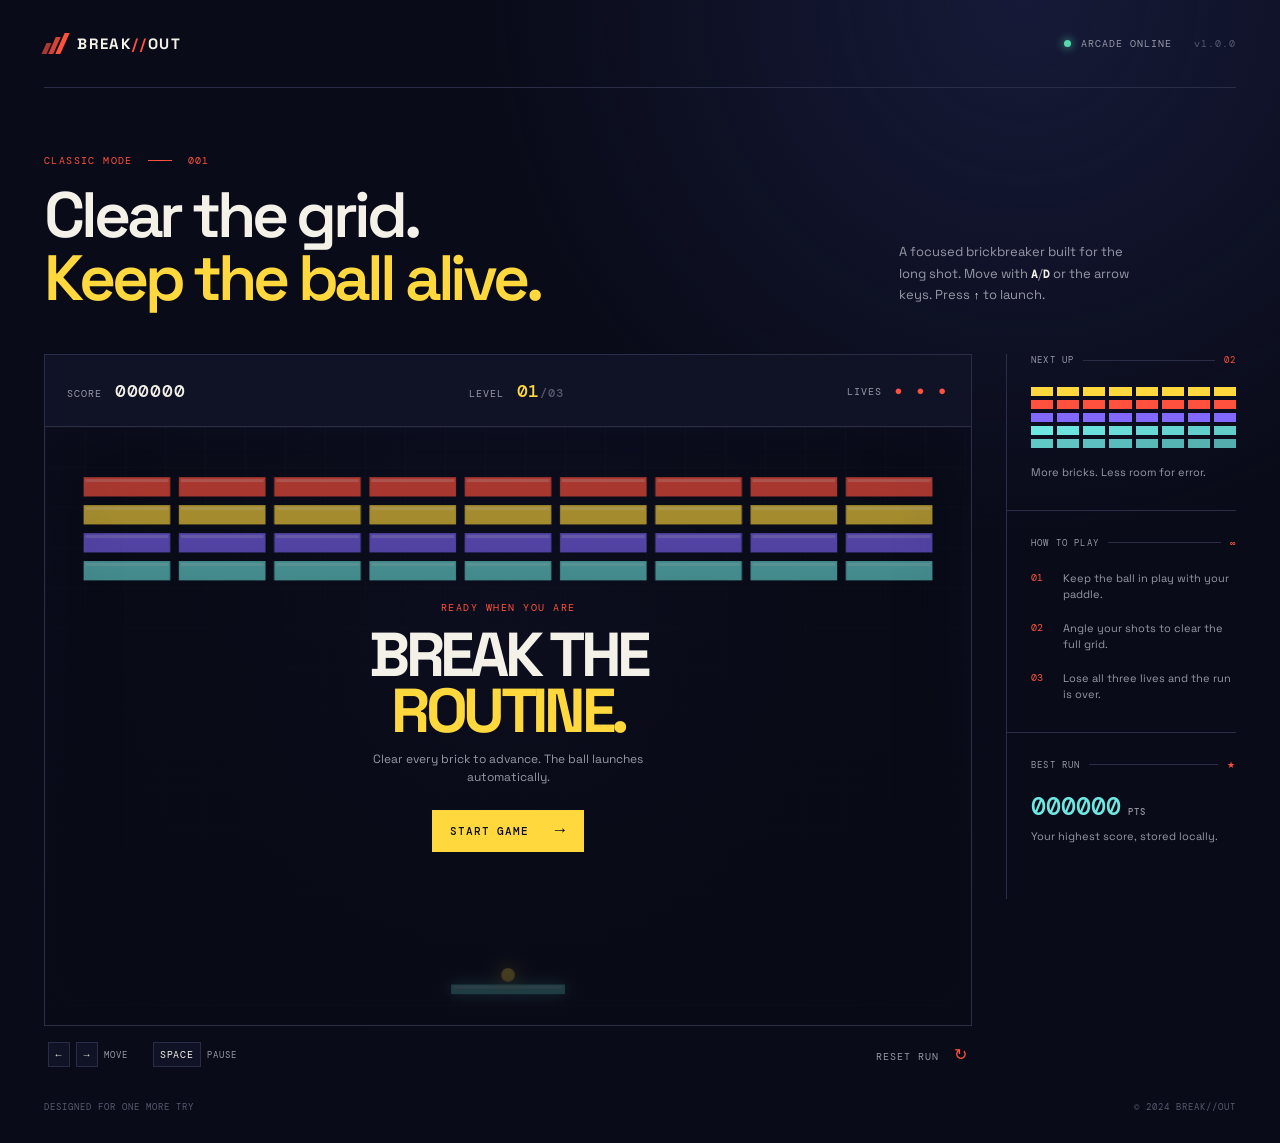
<file: assets/projects/breakout/index.html>
<!doctype html>
<html lang="en">

<head>
    <meta charset="UTF-8" />
    <meta name="viewport" content="width=device-width, initial-scale=1.0" />
    <meta name="theme-color" content="#080b17" />
    <title>Break//Out — Brickbreaker</title>
    <link rel="preconnect" href="https://fonts.googleapis.com" />
    <link rel="preconnect" href="https://fonts.gstatic.com" crossorigin />
    <link href="https://fonts.googleapis.com/css2?family=DM+Mono:wght@400;500&family=Space+Grotesk:wght@400;500;600;700&display=swap" rel="stylesheet" />
    <link rel="stylesheet" href="styles.css" />
</head>

<body>
    <main class="app-shell">
        <header class="topbar">
            <a class="brand" href="./" aria-label="Breakout home">
                <span class="brand-mark" aria-hidden="true"><i></i><i></i><i></i></span>
                <span>BREAK<span class="brand-slash">//</span>OUT</span>
            </a>
            <div class="topbar-meta">
                <span class="status-dot"></span>
                <span>ARCADE ONLINE</span>
                <span class="build">v1.0.0</span>
            </div>
        </header>

        <section class="intro-row">
            <div>
                <p class="eyebrow">CLASSIC MODE <span></span> 001</p>
                <h1>Clear the grid.<br /><em>Keep the ball alive.</em></h1>
            </div>
            <p class="intro-copy">A focused brickbreaker built for the long shot. Move with <strong>A</strong>/<strong>D</strong> or the arrow keys. Press <strong>↑</strong> to launch.</p>
        </section>

        <section class="game-layout" aria-label="Brickbreaker game">
            <div class="game-column">
                <div class="hud" aria-label="Game statistics">
                    <div class="hud-stat">
                        <span class="hud-label">SCORE</span>
                        <strong id="score">000000</strong>
                    </div>
                    <div class="hud-stat level-stat">
                        <span class="hud-label">LEVEL</span>
                        <strong><span id="level">01</span><small>/03</small></strong>
                    </div>
                    <div class="hud-stat lives-stat">
                        <span class="hud-label">LIVES</span>
                        <strong id="lives" aria-label="3 lives">● ● ●</strong>
                    </div>
                </div>

                <div class="canvas-wrap">
                    <canvas id="gameCanvas" width="960" height="620" aria-label="Brickbreaker game board"></canvas>
                    <div class="screen-message" id="screenMessage">
                        <div class="message-kicker" id="messageKicker">READY WHEN YOU ARE</div>
                        <h2 id="messageTitle">BREAK THE<br /><span>ROUTINE.</span></h2>
                        <p id="messageBody">Clear every brick to advance. The ball launches automatically.</p>
                        <button class="primary-button" id="startButton" type="button">START GAME <span>→</span></button>
                    </div>
                    <div class="pause-badge" id="pauseBadge" aria-hidden="true">PAUSED <span>Ⅱ</span></div>
                </div>

                <div class="game-controls">
                    <div class="control-hint"><kbd>←</kbd><kbd>→</kbd><span>MOVE</span></div>
                    <div class="control-hint"><kbd>SPACE</kbd><span>PAUSE</span></div>
                    <button class="text-button" id="resetButton" type="button">RESET RUN <span>↻</span></button>
                </div>
            </div>

            <aside class="side-panel">
                <div class="panel-section next-level">
                    <div class="panel-heading"><span>NEXT UP</span><span class="panel-line"></span><span id="nextLevelLabel">02</span></div>
                    <div class="mini-grid" id="miniGrid" aria-hidden="true"></div>
                    <p class="panel-note" id="levelNote">More bricks. Less room for error.</p>
                </div>
                <div class="panel-section how-to">
                    <div class="panel-heading"><span>HOW TO PLAY</span><span class="panel-line"></span><span>∞</span></div>
                    <ol>
                        <li><span>01</span>
                            <p>Keep the ball in play with your paddle.</p>
                        </li>
                        <li><span>02</span>
                            <p>Angle your shots to clear the full grid.</p>
                        </li>
                        <li><span>03</span>
                            <p>Lose all three lives and the run is over.</p>
                        </li>
                    </ol>
                </div>
                <div class="panel-section best-run">
                    <div class="panel-heading"><span>BEST RUN</span><span class="panel-line"></span><span>★</span></div>
                    <div class="best-score"><span id="bestScore">000000</span><small>PTS</small></div>
                    <p class="panel-note">Your highest score, stored locally.</p>
                </div>
            </aside>
        </section>

        <footer class="footer"><span>DESIGNED FOR ONE MORE TRY</span><span>© 2024 BREAK//OUT</span></footer>
    </main>
    <script src="game.js"></script>
</body>

</html>
</file>
<file: styles.css>
/* =========================================================================
   Avi Wagner — portfolio
   Editorial layout, product-grade components. No framework.

   Contents
     1. Tokens
     2. Base & utilities
     3. Header / navigation
     4. Buttons & theme toggle
     5. Hero
     6. Section scaffolding (numbered rail)
     7. About
     8. Experience
     9. Projects
    10. Skills
    11. Beyond
    12. Contact & footer
    13. Motion
    14. Responsive
   ========================================================================= */

/* ---------- 1. Tokens --------------------------------------------------- */

:root {
    --measure: 70ch;
    /* Light palette is the base definition. Dark only overrides. */
    --paper: #FBFAF7;
    --paper-2: #F4F1E9;
    --surface: #FFFFFF;
    --surface-2: #FAF8F3;
    --ink: #1A1A18;
    --ink-2: #55554F;
    --ink-3: #86857C;
    --rule: #E5E1D6;
    --rule-strong: #D4CFC0;
    --pine: #0E5F4F;
    --pine-2: #0A4739;
    --pine-soft: #E5F0EC;
    --clay: #A85028;
    --shadow-sm: 0 1px 2px rgba(26, 26, 24, .05);
    --shadow-md: 0 1px 2px rgba(26, 26, 24, .04), 0 10px 28px -8px rgba(26, 26, 24, .10);
    --shadow-lg: 0 2px 4px rgba(26, 26, 24, .04), 0 22px 48px -16px rgba(26, 26, 24, .16);
    --sans: 'Inter', -apple-system, BlinkMacSystemFont, 'Segoe UI', Helvetica, Arial, sans-serif;
    --serif: 'Fraunces', 'Iowan Old Style', Georgia, 'Times New Roman', serif;
    --mono: 'IBM Plex Mono', ui-monospace, SFMono-Regular, Menlo, Consolas, monospace;
    --shell: 1180px;
    --rail: 190px;
    --gap: 56px;
    --r-sm: 4px;
    --r-md: 8px;
    --r-lg: 14px;
}

@media (prefers-color-scheme: dark) {
     :root:not([data-theme="light"]) {
        --paper: #101110;
        --paper-2: #161715;
        --surface: #1B1C19;
        --surface-2: #202120;
        --ink: #F1EFE7;
        --ink-2: #A6A49A;
        --ink-3: #7A786F;
        --rule: #2C2D29;
        --rule-strong: #3C3D37;
        --pine: #57CFAF;
        --pine-2: #82E2C8;
        --pine-soft: #15251F;
        --clay: #E0956B;
        --shadow-sm: 0 1px 2px rgba(0, 0, 0, .4);
        --shadow-md: 0 1px 2px rgba(0, 0, 0, .3), 0 10px 28px -8px rgba(0, 0, 0, .5);
        --shadow-lg: 0 2px 4px rgba(0, 0, 0, .3), 0 22px 48px -16px rgba(0, 0, 0, .6);
    }
}

:root[data-theme="dark"] {
    --paper: #101110;
    --paper-2: #161715;
    --surface: #1B1C19;
    --surface-2: #202120;
    --ink: #F1EFE7;
    --ink-2: #A6A49A;
    --ink-3: #7A786F;
    --rule: #2C2D29;
    --rule-strong: #3C3D37;
    --pine: #57CFAF;
    --pine-2: #82E2C8;
    --pine-soft: #15251F;
    --clay: #E0956B;
    --shadow-sm: 0 1px 2px rgba(0, 0, 0, .4);
    --shadow-md: 0 1px 2px rgba(0, 0, 0, .3), 0 10px 28px -8px rgba(0, 0, 0, .5);
    --shadow-lg: 0 2px 4px rgba(0, 0, 0, .3), 0 22px 48px -16px rgba(0, 0, 0, .6);
}

/* ---------- 2. Base & utilities ----------------------------------------- */

*,
*::before,
*::after {
    box-sizing: border-box;
}

html {
    scroll-behavior: smooth;
    scroll-padding-top: 88px;
    -webkit-text-size-adjust: 100%;
}

body {
    margin: 0;
    background: var(--paper);
    color: var(--ink);
    font-family: var(--sans);
    font-size: 16px;
    line-height: 1.65;
    font-feature-settings: 'kern' 1, 'liga' 1;
    -webkit-font-smoothing: antialiased;
    -moz-osx-font-smoothing: grayscale;
    overflow-x: hidden;
}

img {
    max-width: 100%;
    display: block;
}

h1,
h2,
h3,
h4 {
    font-weight: 600;
}

a {
    color: inherit;
}

::selection {
    background: var(--pine);
    color: var(--paper);
}

:focus-visible {
    outline: 2px solid var(--pine);
    outline-offset: 3px;
    border-radius: 2px;
}

.container {
    width: 100%;
    max-width: var(--shell);
    margin-inline: auto;
    padding-inline: clamp(20px, 5vw, 40px);
}

.skip-link {
    position: absolute;
    left: -9999px;
    top: 0;
    z-index: 200;
    background: var(--pine);
    color: #fff;
    padding: 12px 18px;
    border-radius: 0 0 var(--r-sm) 0;
    font-size: .9rem;
    font-weight: 500;
    text-decoration: none;
}

.skip-link:focus {
    left: 0;
}

/* Small-caps mono label, used for eyebrows and keys throughout */

.rail-label,
.tag,
.portrait-caption,
.fact-key,
.role-years,
.role-span,
.project-num,
.project-kind,
.kpi-head,
.contact-key,
.project-more,
.beyond-meta,
.also-key,
.copy-btn,
.skill-head {
    font-family: var(--mono);
    font-weight: 500;
    letter-spacing: .06em;
    text-transform: uppercase;
}

/* ---------- 3. Header / navigation -------------------------------------- */

.site-header {
    position: sticky;
    top: 0;
    z-index: 100;
    background: color-mix(in srgb, var(--paper) 85%, transparent);
    backdrop-filter: saturate(160%) blur(12px);
    -webkit-backdrop-filter: saturate(160%) blur(12px);
    border-bottom: 1px solid transparent;
    transition: border-color .25s ease, background .25s ease;
}

.site-header.is-stuck {
    border-bottom-color: var(--rule);
    background: color-mix(in srgb, var(--paper) 93%, transparent);
}

.nav {
    display: flex;
    align-items: center;
    justify-content: space-between;
    gap: 24px;
    min-height: 72px;
    padding-top: env(safe-area-inset-top, 0px);
}

.nav-logo {
    display: inline-flex;
    align-items: center;
    gap: 10px;
    text-decoration: none;
    flex-shrink: 0;
}

.nav-logo-mark {
    display: grid;
    place-items: center;
    width: 30px;
    height: 30px;
    border-radius: var(--r-sm);
    background: var(--pine);
    color: #fff;
    font-family: var(--serif);
    font-size: .82rem;
    font-weight: 600;
    letter-spacing: .01em;
}

:root[data-theme="dark"] .nav-logo-mark {
    color: #0B1512;
}

@media (prefers-color-scheme: dark) {
     :root:not([data-theme="light"]) .nav-logo-mark {
        color: #0B1512;
    }
}

.nav-logo-name {
    font-family: var(--serif);
    font-size: 1.02rem;
    font-weight: 500;
    letter-spacing: -.01em;
}

.nav-panel {
    display: flex;
    align-items: center;
    gap: 32px;
}

.nav-links {
    display: flex;
    align-items: center;
    gap: 26px;
    list-style: none;
    margin: 0;
    padding: 0;
}

.nav-link {
    position: relative;
    display: inline-flex;
    align-items: baseline;
    gap: 6px;
    color: var(--ink-2);
    text-decoration: none;
    font-size: .88rem;
    font-weight: 450;
    padding-block: 6px;
    transition: color .18s ease;
}

.nav-link::after {
    content: '';
    position: absolute;
    left: 0;
    right: 0;
    bottom: 0;
    height: 1.5px;
    background: var(--pine);
    transform: scaleX(0);
    transform-origin: left;
    transition: transform .22s ease;
}

.nav-link:hover,
.nav-link.is-active {
    color: var(--ink);
}

.nav-link.is-active::after {
    transform: scaleX(1);
}

.nav-actions {
    display: flex;
    align-items: center;
    gap: 12px;
}

.nav-toggle {
    display: none;
    flex-direction: column;
    justify-content: center;
    gap: 5px;
    width: 40px;
    height: 40px;
    padding: 0;
    background: none;
    border: 1px solid var(--rule);
    border-radius: var(--r-sm);
    cursor: pointer;
}

.nav-toggle span {
    display: block;
    width: 17px;
    height: 1.5px;
    margin-inline: auto;
    background: var(--ink);
    transition: transform .25s ease, opacity .2s ease;
}

.nav-toggle[aria-expanded="true"] span:first-child {
    transform: translateY(3.25px) rotate(45deg);
}

.nav-toggle[aria-expanded="true"] span:last-child {
    transform: translateY(-3.25px) rotate(-45deg);
}

/* ---------- 4. Buttons & theme toggle ----------------------------------- */

.btn {
    display: inline-flex;
    align-items: center;
    justify-content: center;
    gap: 8px;
    padding: 12px 24px;
    border: 1px solid transparent;
    border-radius: 999px;
    font-family: var(--sans);
    font-size: .92rem;
    font-weight: 500;
    text-decoration: none;
    white-space: nowrap;
    cursor: pointer;
    transition: background .18s ease, color .18s ease, border-color .18s ease, transform .18s ease, box-shadow .18s ease;
}

.btn-sm {
    padding: 8px 16px;
    font-size: .84rem;
}

.btn-solid {
    background: var(--pine);
    color: #fff;
    box-shadow: var(--shadow-sm);
}

.btn-solid:hover {
    background: var(--pine-2);
    transform: translateY(-1px);
    box-shadow: var(--shadow-md);
}

:root[data-theme="dark"] .btn-solid {
    color: #0B1512;
}

@media (prefers-color-scheme: dark) {
     :root:not([data-theme="light"]) .btn-solid {
        color: #0B1512;
    }
}

.btn-ghost {
    background: transparent;
    color: var(--ink);
    border-color: var(--rule-strong);
}

.btn-ghost:hover {
    border-color: var(--pine);
    color: var(--pine);
    transform: translateY(-1px);
}

.theme-toggle {
    display: grid;
    place-items: center;
    width: 36px;
    height: 36px;
    padding: 0;
    background: transparent;
    border: 1px solid var(--rule);
    border-radius: 999px;
    color: var(--ink-2);
    cursor: pointer;
    transition: color .18s ease, border-color .18s ease, background .18s ease;
}

.theme-toggle:hover {
    color: var(--pine);
    border-color: var(--pine);
    background: var(--pine-soft);
}

.theme-toggle svg {
    fill: none;
    stroke: currentColor;
    stroke-width: 1.7;
}

.icon-moon {
    display: none;
}

:root[data-theme="dark"] .icon-sun {
    display: none;
}

:root[data-theme="dark"] .icon-moon {
    display: block;
}

@media (prefers-color-scheme: dark) {
     :root:not([data-theme="light"]) .icon-sun {
        display: none;
    }
     :root:not([data-theme="light"]) .icon-moon {
        display: block;
    }
}

/* ---------- 5. Hero ----------------------------------------------------- */

.hero {
    padding-top: clamp(56px, 9vw, 104px);
    padding-bottom: clamp(72px, 10vw, 124px);
}

.hero-grid {
    display: grid;
    grid-template-columns: minmax(0, 1.45fr) minmax(0, .85fr);
    gap: clamp(32px, 6vw, 72px);
    align-items: center;
}

.hero-name {
    font-family: var(--serif);
    font-size: clamp(3.1rem, 9.5vw, 6.2rem);
    font-weight: 500;
    font-variation-settings: 'opsz' 144, 'SOFT' 0, 'WONK' 0;
    line-height: .93;
    letter-spacing: -.035em;
    margin: 0 0 26px;
}

.hero-sub {
    color: var(--ink-2);
    font-size: 1.1rem;
    line-height: 1.6;
    max-width: 46ch;
    margin: 0 0 34px;
}

.hero-sub strong {
    color: var(--ink);
    font-weight: 550;
}

.hero-actions {
    display: flex;
    flex-wrap: wrap;
    gap: 12px;
}

/* Portrait */

.hero-portrait {
    justify-self: end;
    width: 100%;
    max-width: 320px;
}

.portrait {
    position: relative;
    margin: 0;
    aspect-ratio: 1 / 1;
    border-radius: var(--r-md);
    overflow: hidden;
    background: var(--paper-2);
    border: 1px solid var(--rule);
    box-shadow: var(--shadow-lg);
}

.portrait img {
    width: 100%;
    height: 100%;
    object-fit: cover;
}

/* Offset accent frame — a small editorial flourish */

.hero-portrait::before {
    content: '';
    position: absolute;
    top: 0;
    left: 0;
    width: 100%;
    aspect-ratio: 1 / 1;
    border: 1px solid var(--pine);
    border-radius: var(--r-md);
    transform: translate(14px, 14px);
    opacity: .28;
    pointer-events: none;
}

.hero-portrait {
    position: relative;
}

.portrait-fallback {
    display: none;
    position: absolute;
    inset: 0;
    place-items: center;
    background: radial-gradient(120% 100% at 50% 0%, var(--pine-soft), transparent 70%), var(--paper-2);
    color: var(--pine);
    font-family: var(--serif);
    font-size: 3.4rem;
    font-weight: 500;
    letter-spacing: -.02em;
}

.portrait.no-image img {
    display: none;
}

.portrait.no-image .portrait-fallback {
    display: grid;
}

.portrait-caption {
    margin: 26px 0 0;
    color: var(--ink-3);
    font-size: .64rem;
    text-align: right;
}

/* Metrics */

/* ---------- 6. Section scaffolding -------------------------------------- */

.section {
    padding-block: clamp(72px, 11vw, 128px);
    border-top: 1px solid var(--rule);
}

.section-alt {
    background: var(--paper-2);
}

.section-grid {
    display: grid;
    grid-template-columns: var(--rail) minmax(0, 1fr);
    gap: var(--gap);
    align-items: start;
}

.rail {
    position: sticky;
    top: 104px;
}

.rail-label {
    display: flex;
    align-items: center;
    gap: 10px;
    margin: 8px 0 0;
    color: var(--ink-2);
    font-size: .68rem;
}

.rail-label::after {
    content: '';
    flex: 1;
    height: 1px;
    background: var(--rule-strong);
}

.section-body {
    min-width: 0;
}

.section-title {
    font-family: var(--serif);
    font-size: clamp(1.7rem, 3.5vw, 2.5rem);
    font-weight: 500;
    font-variation-settings: 'opsz' 72;
    line-height: 1.2;
    letter-spacing: -.024em;
    margin: 0 0 28px;
    max-width: 22ch;
    text-wrap: balance;
}

.section-intro {
    color: var(--ink-2);
    font-size: 1.02rem;
    max-width: 58ch;
    margin: -12px 0 44px;
}

.prose p {
    color: var(--ink-2);
    font-size: 1.02rem;
    line-height: 1.72;
    max-width: var(--measure);
    margin: 0 0 20px;
}

.prose p:last-child {
    margin-bottom: 0;
}

.prose strong {
    color: var(--ink);
    font-weight: 550;
}

.prose em {
    color: var(--ink);
    font-style: italic;
}

.prose code {
    padding: 2px 6px;
    border: 1px solid var(--rule);
    border-radius: 4px;
    background: var(--paper-2);
    color: var(--ink);
    font-family: var(--mono);
    font-size: .85em;
}

.project-detail > .note,
.prose .note {
    margin-top: 26px;
    padding-left: 16px;
    border-left: 2px solid var(--rule-strong);
    color: var(--ink-3);
    font-size: .9rem;
}

/* ---------- 7. About ---------------------------------------------------- */

.facts {
    display: grid;
    /* Shares --measure with .prose p so the right edges line up */
    max-width: var(--measure);
    grid-template-columns: repeat(3, minmax(0, 1fr));
    gap: 1px;
    margin-top: 52px;
    background: var(--rule);
    border: 1px solid var(--rule);
    border-radius: var(--r-md);
    overflow: hidden;
}

.fact {
    background: var(--surface);
    padding: 20px 20px 22px;
}

.fact-key {
    margin: 0 0 12px;
    color: var(--pine);
    font-size: .62rem;
}

.fact-value {
    margin: 0 0 4px;
    font-size: 1.02rem;
    font-weight: 550;
    font-family: var(--serif);
    font-variation-settings: 'opsz' 24;
}

.fact-note {
    margin: 0 0 4px;
    color: var(--ink-2);
    font-size: .88rem;
    line-height: 1.6;
}

.fact-note:last-child {
    margin-bottom: 0;
}

/* ---------- 8. Experience ----------------------------------------------- */

.roles {
    list-style: none;
    margin: 0;
    padding: 0;
    counter-reset: role;
}

.role {
    display: grid;
    grid-template-columns: 92px minmax(0, 1fr);
    gap: 32px;
    padding: 32px 0;
    border-top: 1px solid var(--rule);
}

.role:first-child {
    border-top: 0;
    padding-top: 0;
}

.role:last-child {
    padding-bottom: 0;
}

.role-meta {
    padding-top: 3px;
}

.role-years {
    display: block;
    color: var(--ink);
    font-size: .82rem;
    font-variant-numeric: lining-nums tabular-nums;
}

.role-span {
    display: block;
    margin-top: 4px;
    color: var(--ink-3);
    font-size: .6rem;
}

.role-title {
    margin: 0 0 5px;
    font-family: var(--serif);
    font-size: 1.28rem;
    font-weight: 500;
    font-variation-settings: 'opsz' 30;
    letter-spacing: -.015em;
    line-height: 1.25;
}

.role-org {
    margin: 0 0 16px;
    color: var(--pine);
    font-size: .94rem;
    font-weight: 550;
}

.role-loc {
    color: var(--ink-3);
    font-weight: 400;
}

.role-loc::before {
    content: '  ·  ';
}

.role-points {
    margin: 0;
    padding: 0;
    list-style: none;
}

.role-points li {
    position: relative;
    padding-left: 20px;
    margin-bottom: 10px;
    color: var(--ink-2);
    font-size: .97rem;
    line-height: 1.65;
    max-width: 68ch;
}

.role-points li:last-child {
    margin-bottom: 0;
}

.role-points li::before {
    content: '';
    position: absolute;
    left: 2px;
    top: .68em;
    width: 6px;
    height: 1px;
    background: var(--pine);
}

/* ---------- 9. Projects ------------------------------------------------- */

.project-grid {
    display: grid;
    grid-template-columns: repeat(2, minmax(0, 1fr));
    gap: 20px;
}

.project.is-feature {
    grid-column: 1 / -1;
}

.project {
    display: block;
    background: var(--surface);
    border: 1px solid var(--rule);
    border-radius: var(--r-lg);
    overflow: hidden;
    transition: border-color .22s ease, box-shadow .22s ease, transform .22s ease;
}

.project:hover {
    border-color: var(--rule-strong);
    box-shadow: var(--shadow-md);
}

.project[open] {
    border-color: var(--pine);
    box-shadow: var(--shadow-md);
}

.project.is-placeholder {
    background: repeating-linear-gradient( -45deg, var(--surface), var(--surface) 12px, var(--surface-2) 12px, var(--surface-2) 24px);
    border-style: dashed;
}

/* The whole header is the toggle */

/* <summary> is the toggle, so expansion works with JavaScript disabled. */
.project-head {
    display: block;
    padding: 26px 28px 24px;
    cursor: pointer;
    list-style: none;
    -webkit-tap-highlight-color: transparent;
}

.project-head::-webkit-details-marker {
    display: none;
}

.project-head:focus-visible {
    outline: 2px solid var(--pine);
    outline-offset: -3px;
    border-radius: var(--r-lg);
}

/* The feature card is twice as wide, so it splits into copy + a summary panel */
.is-feature .project-head {
    display: grid;
    grid-template-columns: minmax(0, 1.2fr) minmax(0, .85fr);
    gap: clamp(28px, 5vw, 60px);
    align-items: start;
}

.project-headline {
    min-width: 0;
}

.project-glance {
    min-width: 0;
    padding-left: clamp(22px, 3.5vw, 38px);
    border-left: 1px solid var(--rule);
}

.glance-head {
    margin: 0 0 18px;
    color: var(--pine);
    font-family: var(--mono);
    font-weight: 500;
    font-size: .6rem;
    letter-spacing: .06em;
    text-transform: uppercase;
}

.glance {
    margin: 0;
}

.glance dt {
    margin-bottom: 4px;
    color: var(--ink-3);
    font-family: var(--mono);
    font-weight: 500;
    font-size: .57rem;
    letter-spacing: .06em;
    text-transform: uppercase;
}

.glance dd {
    margin: 0 0 16px;
    color: var(--ink-2);
    font-size: .88rem;
    line-height: 1.5;
}

.glance dd:last-child {
    margin-bottom: 0;
}

.project-num {
    display: block;
    color: var(--pine);
    font-size: .66rem;
    margin-bottom: 14px;
}

.project-kind {
    display: block;
    color: var(--ink-3);
    font-size: .6rem;
    margin-bottom: 8px;
}

.project-title {
    margin: 0 0 10px;
    font-family: var(--serif);
    font-size: clamp(1.3rem, 2.4vw, 1.62rem);
    font-weight: 500;
    font-variation-settings: 'opsz' 40;
    letter-spacing: -.02em;
    line-height: 1.18;
    text-wrap: balance;
}

.is-feature .project-title {
    font-size: clamp(1.6rem, 3vw, 2.05rem);
}

.wip {
    display: inline-block;
    transform: translateY(-.28em);
    margin-left: 10px;
    padding: 4px 10px;
    border: 1px solid color-mix(in srgb, var(--clay) 40%, transparent);
    border-radius: 999px;
    background: color-mix(in srgb, var(--clay) 12%, transparent);
    color: var(--clay);
    font-family: var(--mono);
    font-size: .52rem;
    font-weight: 500;
    letter-spacing: .08em;
    text-transform: uppercase;
    white-space: nowrap;
    vertical-align: middle;
}

.project-video {
    margin: 28px 0 0;
}

.project-video video {
    display: block;
    width: 100%;
    height: auto;
    aspect-ratio: 16 / 9;
    border: 1px solid var(--rule);
    border-radius: var(--r-md);
    background: #000;
}

.project-video figcaption {
    margin-top: 12px;
    color: var(--ink-3);
    font-size: .82rem;
    line-height: 1.5;
}

.project-line {
    margin: 0 0 18px;
    color: var(--ink-2);
    font-size: .97rem;
    line-height: 1.6;
    max-width: 56ch;
}

.project-tags {
    display: flex;
    flex-wrap: wrap;
    gap: 6px;
    margin-bottom: 20px;
}

.tag {
    display: inline-block;
    padding: 4px 10px;
    border: 1px solid var(--rule);
    border-radius: 999px;
    background: var(--paper);
    color: var(--ink-2);
    font-size: .6rem;
    letter-spacing: .05em;
}

.more-label::after { content: 'Read more'; }
.project[open] .more-label::after { content: 'Hide details'; }

.project-more {
    display: inline-flex;
    align-items: center;
    gap: 7px;
    color: var(--pine);
    font-size: .64rem;
}

.project-more svg {
    fill: none;
    stroke: currentColor;
    stroke-width: 1.6;
    stroke-linecap: round;
    stroke-linejoin: round;
    transition: transform .25s ease;
}

.project[open] .project-more svg {
    transform: rotate(180deg);
}

/* Expanded detail */

.project-detail {
    padding: 4px 28px 28px;
    border-top: 1px solid var(--rule);
    margin-top: -2px;
}

.project-detail>.prose:first-child {
    padding-top: 22px;
}

.project-detail .prose p {
    font-size: .97rem;
}

/* Native <details> handles the toggle, so nothing here depends on JavaScript. */

@keyframes detail-in {
    from { opacity: 0; transform: translateY(-6px); }
    to   { opacity: 1; transform: none; }
}

.project[open] .project-detail {
    animation: detail-in .3s ease both;
}

/* KPI strip inside a case */

.kpi-strip {
    margin: 28px 0;
    padding: 22px 24px;
    background: var(--pine-soft);
    border: 1px solid color-mix(in srgb, var(--pine) 22%, transparent);
    border-radius: var(--r-md);
}

.kpi-head {
    margin: 0 0 18px;
    color: var(--pine);
    font-size: .6rem;
}

.kpis {
    display: grid;
    grid-template-columns: repeat(auto-fit, minmax(130px, 1fr));
    gap: 22px;
    list-style: none;
    margin: 0;
    padding: 0;
}

.kpi-v {
    display: block;
    font-family: var(--serif);
    font-size: 1.65rem;
    font-weight: 500;
    font-variation-settings: 'opsz' 40;
    line-height: 1;
    letter-spacing: -.028em;
    color: var(--ink);
    font-variant-numeric: lining-nums tabular-nums;
}

.kpi-k {
    display: block;
    margin-top: 8px;
    color: var(--ink-2);
    font-size: .78rem;
    line-height: 1.45;
}

.project-links {
    display: flex;
    flex-wrap: wrap;
    gap: 18px;
    margin-top: 24px;
    padding-top: 20px;
    border-top: 1px solid var(--rule);
}

.link-out {
    display: inline-flex;
    align-items: center;
    gap: 7px;
    color: var(--pine);
    font-size: .9rem;
    font-weight: 500;
    text-decoration: none;
    border-bottom: 1px solid transparent;
    transition: border-color .18s ease;
}

.link-out:hover {
    border-bottom-color: var(--pine);
}

.link-out svg {
    fill: none;
    stroke: currentColor;
    stroke-width: 1.5;
    stroke-linecap: round;
    stroke-linejoin: round;
}

/* ---------- 10. Skills -------------------------------------------------- */

.skills {
    display: grid;
    grid-template-columns: repeat(3, minmax(0, 1fr));
    gap: 40px;
}

.skill-head {
    margin: 0 0 18px;
    padding-bottom: 12px;
    border-bottom: 1px solid var(--rule-strong);
    color: var(--pine);
    font-size: .64rem;
    font-weight: 500;
}

.skill-list {
    list-style: none;
    margin: 0;
    padding: 0;
}

.skill-list li {
    padding: 7px 0;
    color: var(--ink-2);
    font-size: .94rem;
    line-height: 1.5;
}

/* ---------- 11. Beyond -------------------------------------------------- */

.beyond {
    display: grid;
    grid-template-columns: repeat(3, minmax(0, 1fr));
    gap: 36px;
}

.beyond-item {
    padding-top: 20px;
    border-top: 2px solid var(--pine);
}

.beyond-item h3 {
    margin: 0 0 6px;
    font-family: var(--serif);
    font-size: 1.14rem;
    font-weight: 500;
    font-variation-settings: 'opsz' 28;
    letter-spacing: -.015em;
    line-height: 1.3;
}

.beyond-meta {
    margin: 0 0 14px;
    color: var(--ink-3);
    font-size: .6rem;
    line-height: 1.5;
}

.beyond-item p:last-child {
    margin: 0;
    color: var(--ink-2);
    font-size: .94rem;
    line-height: 1.65;
}

.sub-head {
    margin: 56px 0 26px;
    padding-top: 26px;
    border-top: 1px solid var(--rule);
    color: var(--ink);
    font-family: var(--serif);
    font-size: 1.3rem;
    font-weight: 500;
    font-variation-settings: 'opsz' 30;
    letter-spacing: -.018em;
}

.passions {
    display: grid;
    grid-template-columns: repeat(2, minmax(0, 1fr));
    gap: 28px 40px;
}

.passion {
    padding-left: 18px;
    border-left: 2px solid var(--clay);
}

.passion h4 {
    margin: 0 0 8px;
    font-family: var(--serif);
    font-size: 1.05rem;
    font-weight: 500;
    font-variation-settings: 'opsz' 24;
    letter-spacing: -.012em;
}

.passion p {
    margin: 0;
    color: var(--ink-2);
    font-size: .93rem;
    line-height: 1.62;
}

.also {
    margin-top: 44px;
    display: flex;
    flex-wrap: wrap;
    align-items: baseline;
    gap: 4px 14px;
    margin: 52px 0 0;
    padding-top: 26px;
    border-top: 1px solid var(--rule);
    color: var(--ink-3);
    font-size: .92rem;
    line-height: 1.7;
}

.also-key {
    color: var(--pine);
    font-size: .6rem;
    flex-shrink: 0;
}

/* ---------- 12. Contact & footer ---------------------------------------- */

.contact-title {
    font-family: var(--serif);
    font-size: clamp(2.4rem, 6vw, 4rem);
    font-weight: 500;
    font-variation-settings: 'opsz' 100;
    line-height: 1.02;
    letter-spacing: -.035em;
    margin: 0 0 24px;
}

.contact-rows {
    display: flex;
    flex-direction: column;
    border-top: 1px solid var(--rule);
}

.contact-row {
    display: flex;
    align-items: center;
    gap: 20px;
    padding: 20px 0;
    border-bottom: 1px solid var(--rule);
}

.contact-key {
    flex: 0 0 96px;
    color: var(--ink-3);
    font-size: .62rem;
}

.contact-val {
    display: inline-flex;
    align-items: center;
    gap: 8px;
    font-family: var(--serif);
    font-size: clamp(1.05rem, 2.2vw, 1.34rem);
    font-weight: 500;
    font-variation-settings: 'opsz' 30;
    letter-spacing: -.018em;
    color: var(--ink);
    text-decoration: none;
    border-bottom: 1px solid var(--rule-strong);
    transition: color .18s ease, border-color .18s ease;
    word-break: break-word;
}

.contact-val:hover {
    color: var(--pine);
    border-bottom-color: var(--pine);
}

.contact-val svg {
    fill: none;
    stroke: currentColor;
    stroke-width: 1.5;
    stroke-linecap: round;
    stroke-linejoin: round;
    flex-shrink: 0;
}

.copy-btn {
    margin-left: auto;
    padding: 6px 13px;
    background: transparent;
    border: 1px solid var(--rule-strong);
    border-radius: 999px;
    color: var(--ink-2);
    font-size: .58rem;
    cursor: pointer;
    transition: color .18s ease, border-color .18s ease, background .18s ease;
}

.copy-btn:hover {
    color: var(--pine);
    border-color: var(--pine);
    background: var(--pine-soft);
}

.copy-btn.is-copied {
    color: var(--pine);
    border-color: var(--pine);
    background: var(--pine-soft);
}

.site-footer {
    border-top: 1px solid var(--rule);
    padding-block: 32px;
    padding-bottom: calc(32px + env(safe-area-inset-bottom, 0px));
}

.footer-inner {
    display: flex;
    justify-content: space-between;
    flex-wrap: wrap;
    gap: 8px 24px;
    color: var(--ink-3);
    font-size: .82rem;
}

/* Grid children need explicit min-width so long strings cannot blow out the track */

.hero-text,
.role-body,
.skill-col,
.section-body {
    min-width: 0;
}

.section-contact {
    padding-bottom: clamp(88px, 12vw, 148px);
}

.footer-note {
    color: var(--ink-3);
    text-decoration: none;
    border-bottom: 1px solid transparent;
    transition: color .18s ease, border-color .18s ease;
}

.footer-note:hover {
    color: var(--pine);
    border-bottom-color: var(--pine);
}

/* ---------- 13. Motion -------------------------------------------------- */

/* Only hide content when JS is present to reveal it again. */

html.js .reveal {
    opacity: 0;
    transform: translateY(14px);
    transition: opacity .7s cubic-bezier(.22, .61, .36, 1), transform .7s cubic-bezier(.22, .61, .36, 1);
}

html.js .reveal.is-visible {
    opacity: 1;
    transform: none;
}

@media (prefers-reduced-motion: reduce) {
    html {
        scroll-behavior: auto;
    }
    *,
    *::before,
    *::after {
        animation-duration: .01ms !important;
        animation-iteration-count: 1 !important;
        transition-duration: .01ms !important;
    }
    html.js .reveal {
        opacity: 1;
        transform: none;
    }
}

/* ---------- 14. Responsive ---------------------------------------------- */

@media (max-width: 1040px) {
     :root {
        --rail: 150px;
        --gap: 40px;
    }
}

@media (max-width: 900px) {
    .nav-links {
        gap: 20px;
    }
    .nav-panel {
        gap: 20px;
    }
    .nav-link {
        font-size: .84rem;
    }
}

@media (max-width: 860px) {
    .hero-grid {
        grid-template-columns: 1fr;
        gap: 40px;
    }
    .hero-portrait {
        justify-self: start;
        max-width: 260px;
        order: -1;
    }

    /* The offset frame is a desktop flourish; at this size it just crowds the caption. */
    .hero-portrait::before {
        display: none;
    }
    .portrait-caption {
        text-align: left;
    }
    .hero-name {
        font-size: clamp(2.9rem, 13vw, 4.4rem);
    }
    .section-grid {
        grid-template-columns: 1fr;
        gap: 28px;
    }
    .rail {
        position: static;
    }
    .rail-label {
        margin-bottom: 4px;
    }
    .project-grid {
        grid-template-columns: 1fr;
    }
    .skills {
        grid-template-columns: 1fr 1fr;
        gap: 32px;
    }
    .beyond {
        grid-template-columns: 1fr;
        gap: 32px;
    }

    .passions {
        grid-template-columns: 1fr;
        gap: 24px;
    }

    .facts {
        max-width: none;
        grid-template-columns: 1fr 1fr;
    }

    .is-feature .project-head {
        grid-template-columns: 1fr;
        gap: 26px;
    }

    .project-glance {
        padding-left: 0;
        padding-top: 24px;
        border-left: 0;
        border-top: 1px solid var(--rule);
    }
}

@media (max-width: 720px) {
    .nav-toggle {
        display: flex;
    }
    .nav-panel {
        position: absolute;
        top: 100%;
        left: 0;
        right: 0;
        display: none;
        flex-direction: column;
        align-items: stretch;
        gap: 0;
        padding: 12px clamp(20px, 5vw, 40px) 24px;
        background: var(--paper);
        border-bottom: 1px solid var(--rule);
        box-shadow: var(--shadow-md);
    }
    .nav-panel.is-open {
        display: flex;
    }
    .nav-links {
        flex-direction: column;
        align-items: stretch;
        gap: 0;
    }
    .nav-links li {
        border-bottom: 1px solid var(--rule);
    }
    .nav-link {
        padding: 14px 0;
        font-size: 1rem;
    }
    .nav-link::after {
        display: none;
    }
    .nav-actions {
        justify-content: space-between;
        margin-top: 20px;
    }
    .role {
        grid-template-columns: 1fr;
        gap: 12px;
    }
    .role-meta {
        display: flex;
        align-items: baseline;
        gap: 10px;
        padding-top: 0;
    }
    .role-span {
        margin-top: 0;
    }
    .project-head {
        padding: 22px 20px 20px;
    }
    .project-detail {
        padding: 4px 20px 24px;
    }
    .contact-row {
        flex-wrap: wrap;
        gap: 8px 16px;
    }
    .contact-key {
        flex-basis: 100%;
    }
    .copy-btn {
        margin-left: 0;
    }
}

@media (max-width: 600px) {
    .facts {
        grid-template-columns: 1fr;
    }
}

@media (max-width: 480px) {
    .skills {
        grid-template-columns: 1fr;
    }
    .kpis {
        grid-template-columns: 1fr 1fr;
    }
    .nav-logo-name {
        display: none;
    }
}

@media print {
    .site-header,
    .nav,
    .theme-toggle,
    .project-more,
    .copy-btn,
    .scroll-cue {
        display: none !important;
    }
    html.js .reveal {
        opacity: 1 !important;
        transform: none !important;
    }
    .project-detail {
        display: block !important;
    }
    body {
        background: #fff;
        color: #000;
    }
    .section {
        page-break-inside: avoid;
        border-top: 1px solid #ccc;
    }
}
</file>
<file: assets/projects/breakout/styles.css>
:root {
    --ink: #f4f1e8;
    --muted: #9798a6;
    --faint: #575a70;
    --bg: #090b18;
    --panel: #101326;
    --line: #292d47;
    --hot: #ff513d;
    --yellow: #ffd83d;
    --cyan: #6fe8e2;
    --violet: #8268ff;
    --mono: "DM Mono", monospace;
    --display: "Space Grotesk", sans-serif;
}

* {
    box-sizing: border-box;
}

html {
    background: var(--bg);
}

body {
    margin: 0;
    min-width: 320px;
    color: var(--ink);
    background: radial-gradient(circle at 80% 0%, #161a38 0, transparent 34rem), var(--bg);
    font-family: var(--display);
}

button {
    font: inherit;
}

.app-shell {
    width: min(1380px, calc(100% - 88px));
    margin: 0 auto;
}

.topbar {
    height: 88px;
    display: flex;
    align-items: center;
    justify-content: space-between;
    border-bottom: 1px solid var(--line);
}

.brand {
    display: inline-flex;
    gap: 12px;
    align-items: center;
    color: var(--ink);
    text-decoration: none;
    letter-spacing: .12em;
    font-size: 15px;
    font-weight: 700;
}

.brand-slash {
    color: var(--hot);
}

.brand-mark {
    display: inline-flex;
    gap: 3px;
    align-items: flex-end;
    height: 21px;
}

.brand-mark i {
    display: block;
    width: 5px;
    background: var(--hot);
    transform: skew(-24deg);
}

.brand-mark i:nth-child(1) {
    height: 11px;
    opacity: .65;
}

.brand-mark i:nth-child(2) {
    height: 17px;
    opacity: .82;
}

.brand-mark i:nth-child(3) {
    height: 21px;
}

.topbar-meta,
.eyebrow,
.hud-label,
.panel-heading,
.control-hint,
.footer,
.build {
    font-family: var(--mono);
}

.topbar-meta {
    display: flex;
    align-items: center;
    gap: 10px;
    color: var(--muted);
    font-size: 10px;
    letter-spacing: .1em;
}

.status-dot {
    width: 7px;
    height: 7px;
    border-radius: 50%;
    background: #55d9ad;
    box-shadow: 0 0 10px #55d9ad;
}

.build {
    margin-left: 12px;
    color: #555970;
}

.intro-row {
    display: flex;
    justify-content: space-between;
    align-items: end;
    padding: 66px 0 45px;
}

.eyebrow {
    margin: 0 0 17px;
    color: var(--hot);
    font-size: 10px;
    letter-spacing: .14em;
}

.eyebrow span {
    display: inline-block;
    width: 24px;
    height: 1px;
    margin: 0 8px 3px;
    background: var(--hot);
}

h1 {
    margin: 0;
    font-size: clamp(42px, 5vw, 70px);
    line-height: .98;
    letter-spacing: -.065em;
    font-weight: 600;
}

h1 em {
    color: var(--yellow);
    font-style: normal;
}

.intro-copy {
    width: 245px;
    margin: 0 7.7% 4px 0;
    color: var(--muted);
    font-size: 13px;
    line-height: 1.65;
}

.intro-copy strong {
    color: var(--ink);
    font-family: var(--mono);
    font-size: 11px;
}

.game-layout {
    display: grid;
    grid-template-columns: minmax(0, 1fr) 230px;
    gap: 34px;
    align-items: start;
}

.game-column {
    min-width: 0;
}

.hud {
    display: flex;
    height: 72px;
    align-items: center;
    justify-content: space-between;
    padding: 0 22px;
    background: var(--panel);
    border: 1px solid var(--line);
    border-bottom: 0;
}

.hud-stat {
    display: flex;
    align-items: baseline;
    gap: 13px;
}

.hud-label {
    color: var(--muted);
    font-size: 10px;
    letter-spacing: .1em;
}

.hud-stat strong {
    font-family: var(--mono);
    font-size: 18px;
    font-weight: 500;
    letter-spacing: .04em;
}

.level-stat strong {
    color: var(--yellow);
}

.level-stat small {
    color: var(--faint);
    font-size: 12px;
}

.lives-stat strong {
    color: var(--hot);
    font-size: 13px;
    letter-spacing: 3px;
}

.canvas-wrap {
    position: relative;
    overflow: hidden;
    border: 1px solid var(--line);
    background: #080a15;
}

.canvas-wrap::before {
    content: "";
    position: absolute;
    inset: 0;
    pointer-events: none;
    background: linear-gradient(rgba(255, 255, 255, .018) 1px, transparent 1px), linear-gradient(90deg, rgba(255, 255, 255, .018) 1px, transparent 1px);
    background-size: 40px 40px;
    mask-image: linear-gradient(to bottom, black, transparent);
    z-index: 1;
}

.canvas-wrap::after {
    content: "";
    position: absolute;
    inset: 0;
    pointer-events: none;
    border: 1px solid rgba(255, 255, 255, .025);
    box-shadow: inset 0 0 80px rgba(38, 40, 100, .18);
    z-index: 2;
}

canvas {
    display: block;
    width: 100%;
    height: auto;
    aspect-ratio: 960 / 620;
}

.screen-message {
    position: absolute;
    z-index: 3;
    inset: 0;
    display: flex;
    flex-direction: column;
    justify-content: center;
    align-items: center;
    text-align: center;
    padding: 20px;
    background: linear-gradient(180deg, rgba(8, 10, 21, .24), rgba(8, 10, 21, .8));
}

.screen-message.hidden {
    display: none;
}

.message-kicker {
    color: var(--hot);
    font-family: var(--mono);
    font-size: 10px;
    letter-spacing: .15em;
}

.screen-message h2 {
    margin: 13px 0 11px;
    font-size: clamp(38px, 5vw, 62px);
    line-height: .91;
    letter-spacing: -.07em;
}

.screen-message h2 span {
    color: var(--yellow);
}

.screen-message p {
    max-width: 275px;
    margin: 0 0 24px;
    color: var(--muted);
    font-size: 12px;
    line-height: 1.5;
}

.primary-button {
    padding: 14px 18px;
    color: #090b18;
    background: var(--yellow);
    border: 0;
    cursor: pointer;
    font-family: var(--mono);
    font-size: 11px;
    letter-spacing: .08em;
    font-weight: 500;
    transition: transform .2s, background .2s;
}

.primary-button span {
    margin-left: 18px;
    font-size: 17px;
    line-height: 0;
}

.primary-button:hover {
    background: #fff078;
    transform: translateY(-2px);
}

.primary-button:focus-visible,
.text-button:focus-visible {
    outline: 2px solid var(--cyan);
    outline-offset: 4px;
}

.pause-badge {
    position: absolute;
    z-index: 4;
    top: 18px;
    right: 20px;
    display: none;
    padding: 8px 10px;
    color: var(--yellow);
    background: rgba(9, 11, 24, .82);
    font-family: var(--mono);
    font-size: 10px;
    letter-spacing: .1em;
}

.pause-badge.visible {
    display: block;
}

.pause-badge span {
    margin-left: 8px;
    color: var(--hot);
}

.game-controls {
    display: flex;
    justify-content: space-between;
    align-items: center;
    padding: 16px 4px 0;
}

.control-hint {
    display: flex;
    align-items: center;
    gap: 6px;
    color: var(--muted);
    font-size: 9px;
    letter-spacing: .1em;
}

.control-hint+.control-hint {
    margin-right: auto;
    margin-left: 25px;
}

kbd {
    min-width: 22px;
    padding: 5px 6px;
    color: var(--ink);
    background: var(--panel);
    border: 1px solid var(--line);
    font: 10px var(--mono);
    text-align: center;
}

.control-hint:nth-child(2) kbd {
    min-width: 45px;
}

.text-button {
    padding: 0;
    color: var(--muted);
    background: none;
    border: 0;
    cursor: pointer;
    font: 10px var(--mono);
    letter-spacing: .1em;
}

.text-button span {
    margin-left: 8px;
    color: var(--hot);
    font-size: 16px;
}

.text-button:hover {
    color: var(--ink);
}

.side-panel {
    border-left: 1px solid var(--line);
}

.panel-section {
    padding: 0 0 29px 24px;
    margin-bottom: 26px;
    border-bottom: 1px solid var(--line);
}

.panel-section:last-child {
    border: 0;
}

.panel-heading {
    display: flex;
    align-items: center;
    gap: 9px;
    color: var(--muted);
    font-size: 9px;
    letter-spacing: .13em;
}

.panel-heading>span:last-child {
    color: var(--hot);
}

.panel-line {
    flex: 1;
    height: 1px;
    background: var(--line);
}

.mini-grid {
    display: grid;
    grid-template-columns: repeat(8, 1fr);
    gap: 4px;
    margin: 21px 0 16px;
}

.mini-grid i {
    height: 9px;
    background: var(--hot);
}

.mini-grid i:nth-child(-n+8) {
    background: var(--yellow);
}

.mini-grid i:nth-child(n+17):nth-child(-n+24) {
    background: var(--violet);
}

.mini-grid i:nth-child(n+25) {
    background: var(--cyan);
}

.panel-note {
    margin: 0;
    color: var(--muted);
    font-size: 11px;
    line-height: 1.5;
}

.how-to ol {
    display: grid;
    gap: 18px;
    list-style: none;
    padding: 0;
    margin: 22px 0 0;
}

.how-to li {
    display: grid;
    grid-template-columns: 22px 1fr;
    gap: 10px;
}

.how-to li>span {
    color: var(--hot);
    font: 10px var(--mono);
}

.how-to li p {
    margin: 0;
    color: var(--muted);
    font-size: 11px;
    line-height: 1.45;
}

.best-score {
    display: flex;
    align-items: baseline;
    gap: 7px;
    margin: 19px 0 5px;
    color: var(--cyan);
    font: 500 25px var(--mono);
}

.best-score small {
    color: var(--muted);
    font-size: 9px;
    letter-spacing: .1em;
}

.footer {
    display: flex;
    justify-content: space-between;
    padding: 34px 0 30px;
    color: #575a70;
    font-size: 9px;
    letter-spacing: .11em;
}

@media (max-width: 900px) {
    .app-shell {
        width: min(100% - 40px, 680px);
    }
    .intro-row {
        padding: 48px 0 36px;
    }
    .intro-copy {
        width: 200px;
        margin-right: 0;
    }
    .game-layout {
        grid-template-columns: 1fr;
        gap: 42px;
    }
    .side-panel {
        display: grid;
        grid-template-columns: repeat(3, 1fr);
        gap: 18px;
        border: 0;
    }
    .panel-section {
        padding: 0 18px 0 0;
        margin: 0;
        border-bottom: 0;
        border-right: 1px solid var(--line);
    }
    .panel-section:last-child {
        border: 0;
    }
}

@media (max-width: 600px) {
    .app-shell {
        width: calc(100% - 28px);
    }
    .topbar {
        height: 68px;
    }
    .topbar-meta {
        font-size: 0;
    }
    .topbar-meta .status-dot {
        margin-right: 0;
    }
    .build {
        font-size: 9px;
    }
    .intro-row {
        display: block;
        padding: 40px 0 29px;
    }
    .intro-copy {
        width: auto;
        max-width: 310px;
        margin-top: 23px;
    }
    .hud {
        height: 61px;
        padding: 0 13px;
    }
    .hud-stat {
        display: block;
    }
    .hud-label {
        display: block;
        margin-bottom: 5px;
        font-size: 8px;
    }
    .hud-stat strong {
        font-size: 14px;
    }
    .lives-stat strong {
        font-size: 11px;
    }
    .game-controls {
        flex-wrap: wrap;
        gap: 15px;
    }
    .control-hint+.control-hint {
        margin-left: 0;
    }
    .text-button {
        margin-left: auto;
    }
    .side-panel {
        display: block;
    }
    .panel-section {
        padding: 0 0 25px;
        margin-bottom: 25px;
        border-bottom: 1px solid var(--line);
        border-right: 0;
    }
    .footer {
        font-size: 8px;
    }
}
</file>
